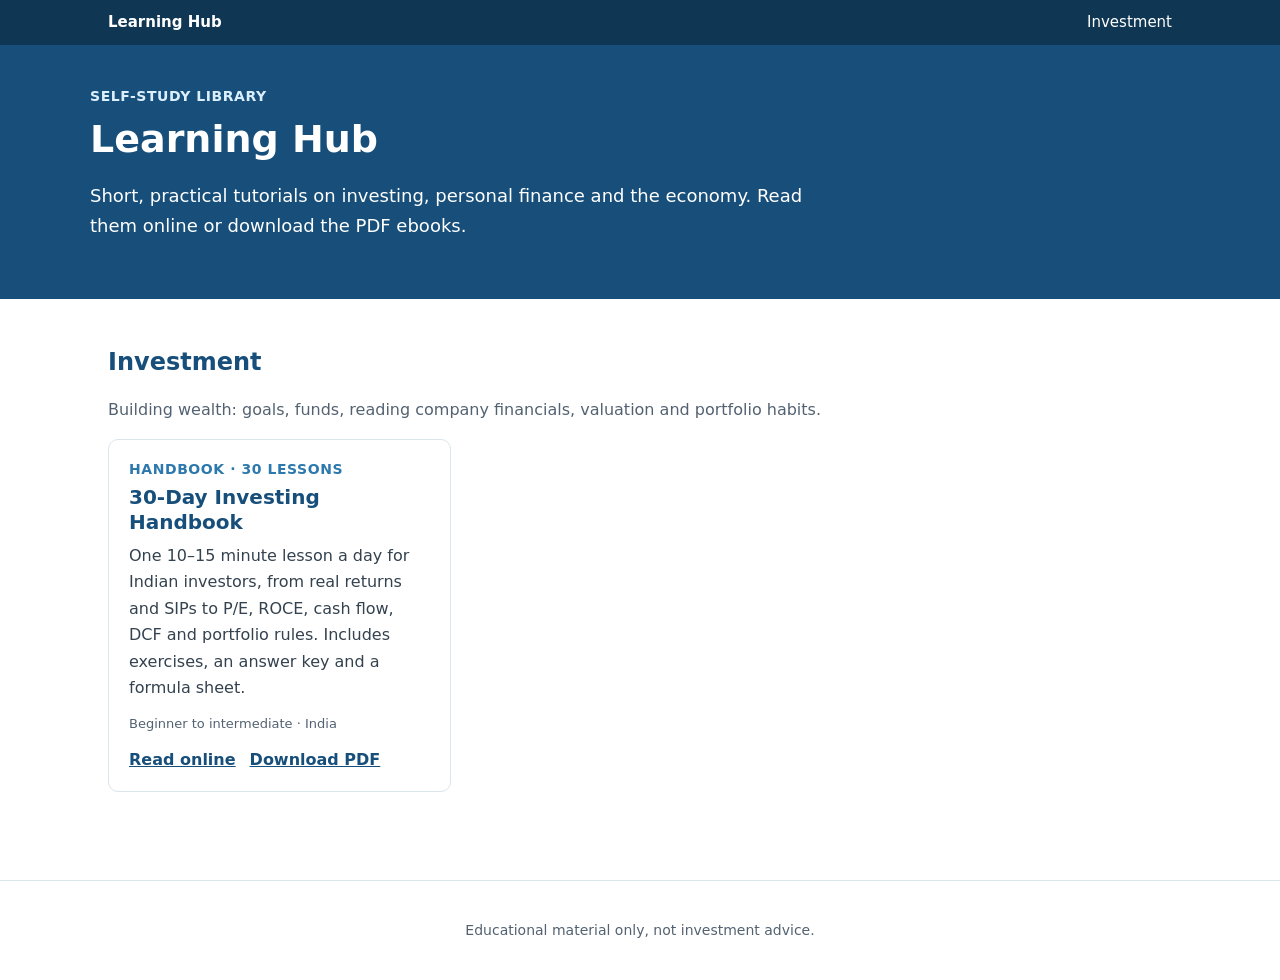
<file: index.html>
<!doctype html>
<html lang="en">
<head>
  <meta charset="utf-8">
  <meta name="viewport" content="width=device-width, initial-scale=1">
  <title>Learning Hub</title>
  <meta name="description" content="Self-study tutorials on investing, personal finance and the economy.">
  <link rel="stylesheet" href="assets/css/site.css">
</head>
<body class="home">

<div class="topbar">
  <div class="wrap">
    <a class="brand" href="index.html">Learning Hub</a>
    <nav>
      <a href="#investment">Investment</a>
    </nav>
  </div>
</div>

<header class="hero">
  <div class="wrap">
    <div class="eyebrow">Self-study library</div>
    <h1>Learning Hub</h1>
    <p>Short, practical tutorials on investing, personal finance and the economy. Read them online or download the PDF ebooks.</p>
  </div>
</header>

<main class="wrap">

  <section class="category" id="investment">
    <h2>Investment</h2>
    <p>Building wealth: goals, funds, reading company financials, valuation and portfolio habits.</p>
    <div class="grid">

      <article class="tile">
        <div class="eyebrow">Handbook · 30 lessons</div>
        <h3><a href="investing/30-day-investing-handbook.html">30-Day Investing Handbook</a></h3>
        <p>One 10–15 minute lesson a day for Indian investors, from real returns and SIPs to P/E, ROCE, cash flow, DCF and portfolio rules. Includes exercises, an answer key and a formula sheet.</p>
        <div class="tags">Beginner to intermediate · India</div>
        <div class="links">
          <a href="investing/30-day-investing-handbook.html">Read online</a>
          <a href="downloads/30-day-investing-handbook.pdf">Download PDF</a>
        </div>
      </article>

      <!--
        To add a tutorial: copy this block, put the page in investing/ and its PDF in downloads/.

      <article class="tile">
        <div class="eyebrow">Guide · N lessons</div>
        <h3><a href="investing/new-tutorial.html">Tutorial title</a></h3>
        <p>One or two sentences describing the tutorial.</p>
        <div class="tags">Level · Region</div>
        <div class="links">
          <a href="investing/new-tutorial.html">Read online</a>
          <a href="downloads/new-tutorial.pdf">Download PDF</a>
        </div>
      </article>
      -->

    </div>
  </section>

  <!--
    To add a new category (for example Economy): copy the whole <section class="category"> block above,
    change its id and heading, create a matching folder (economy/), and add a link to it in the top bar nav.
  -->

</main>

<footer>
  <p>Educational material only, not investment advice.</p>
</footer>

</body>
</html>
</file>
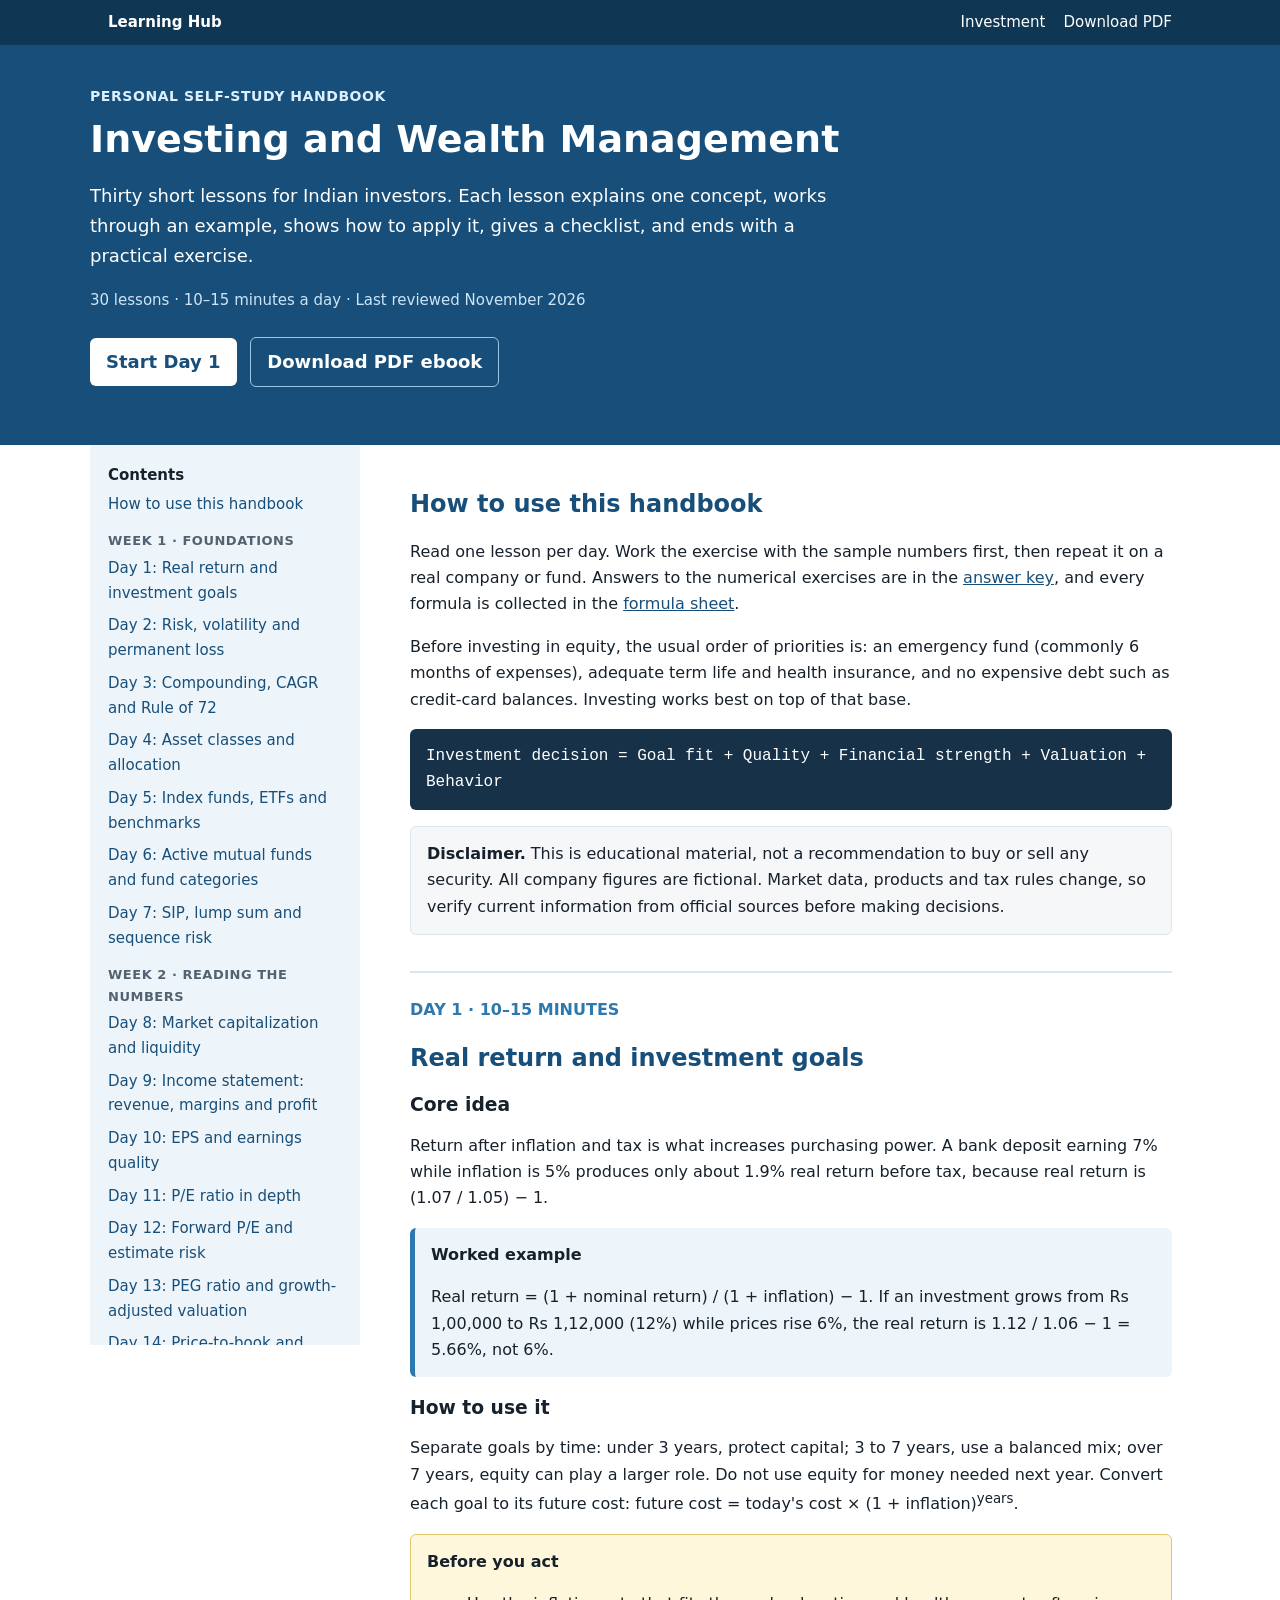
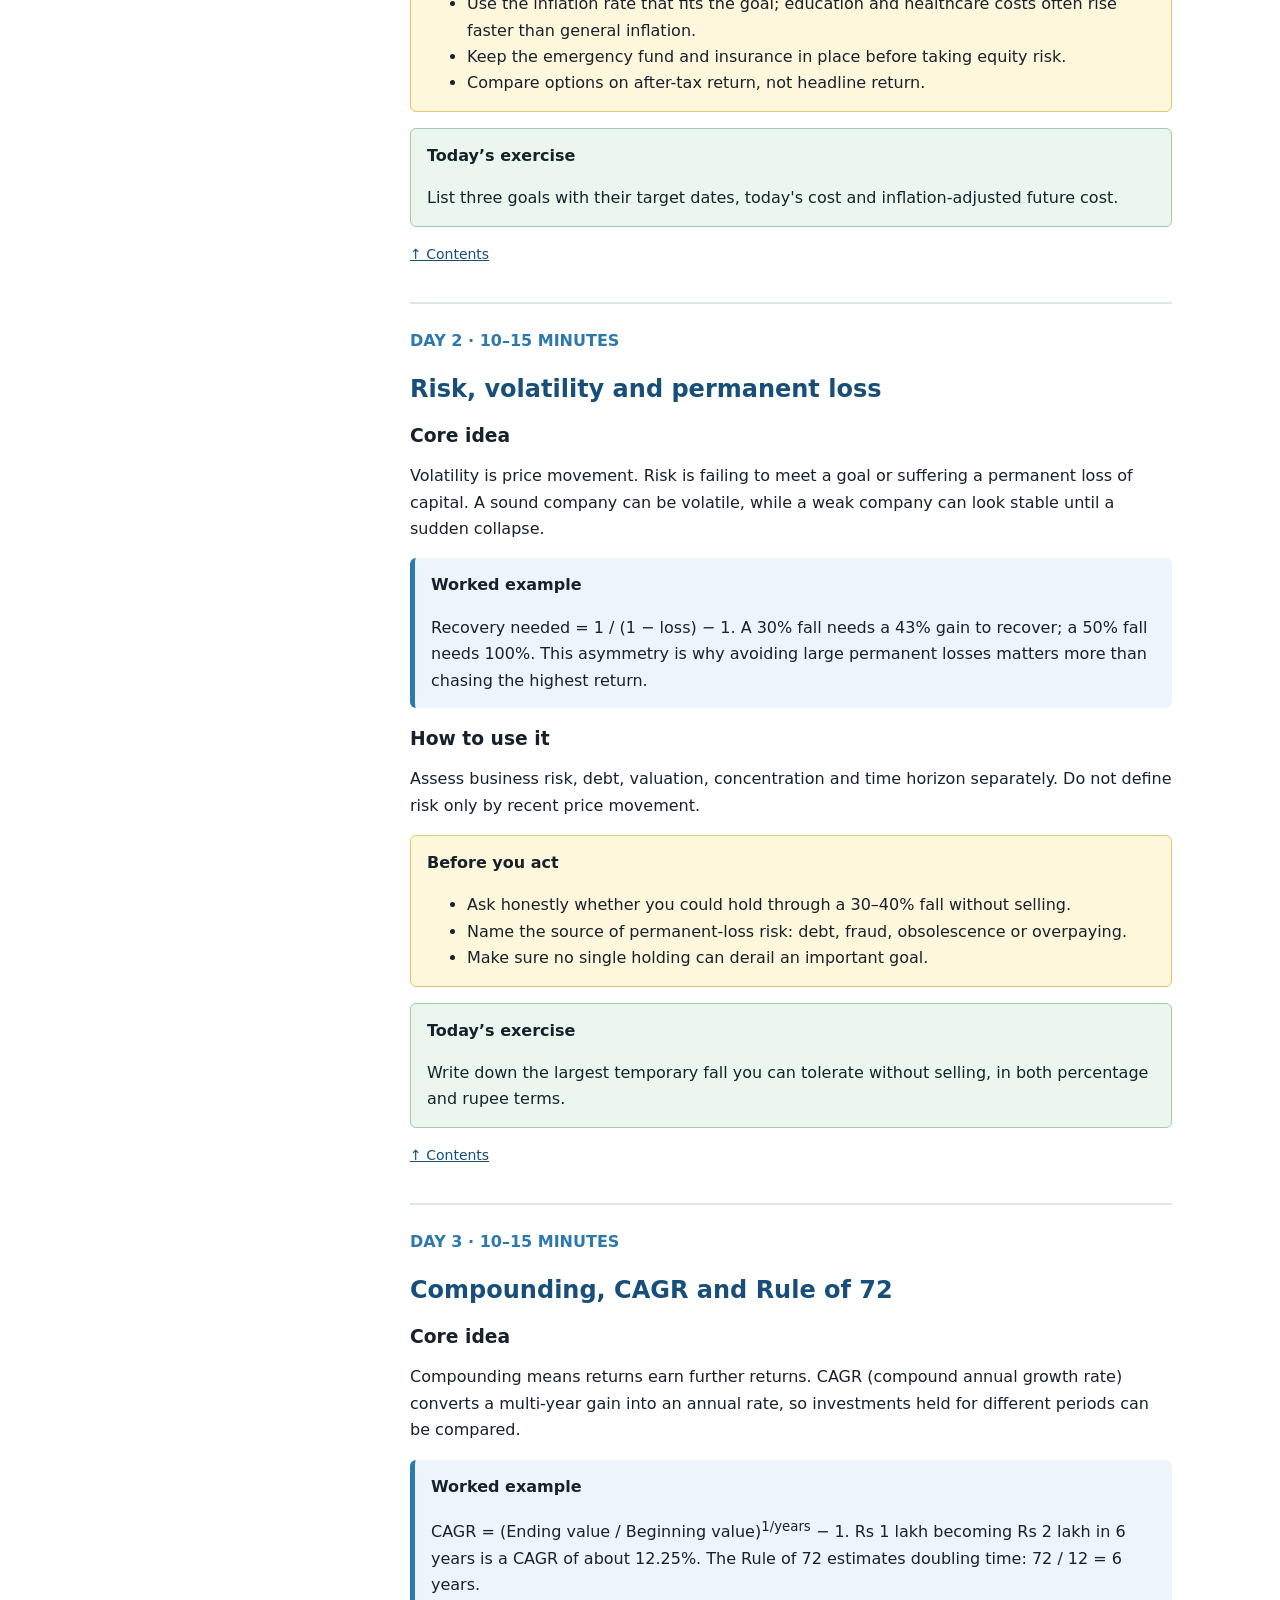
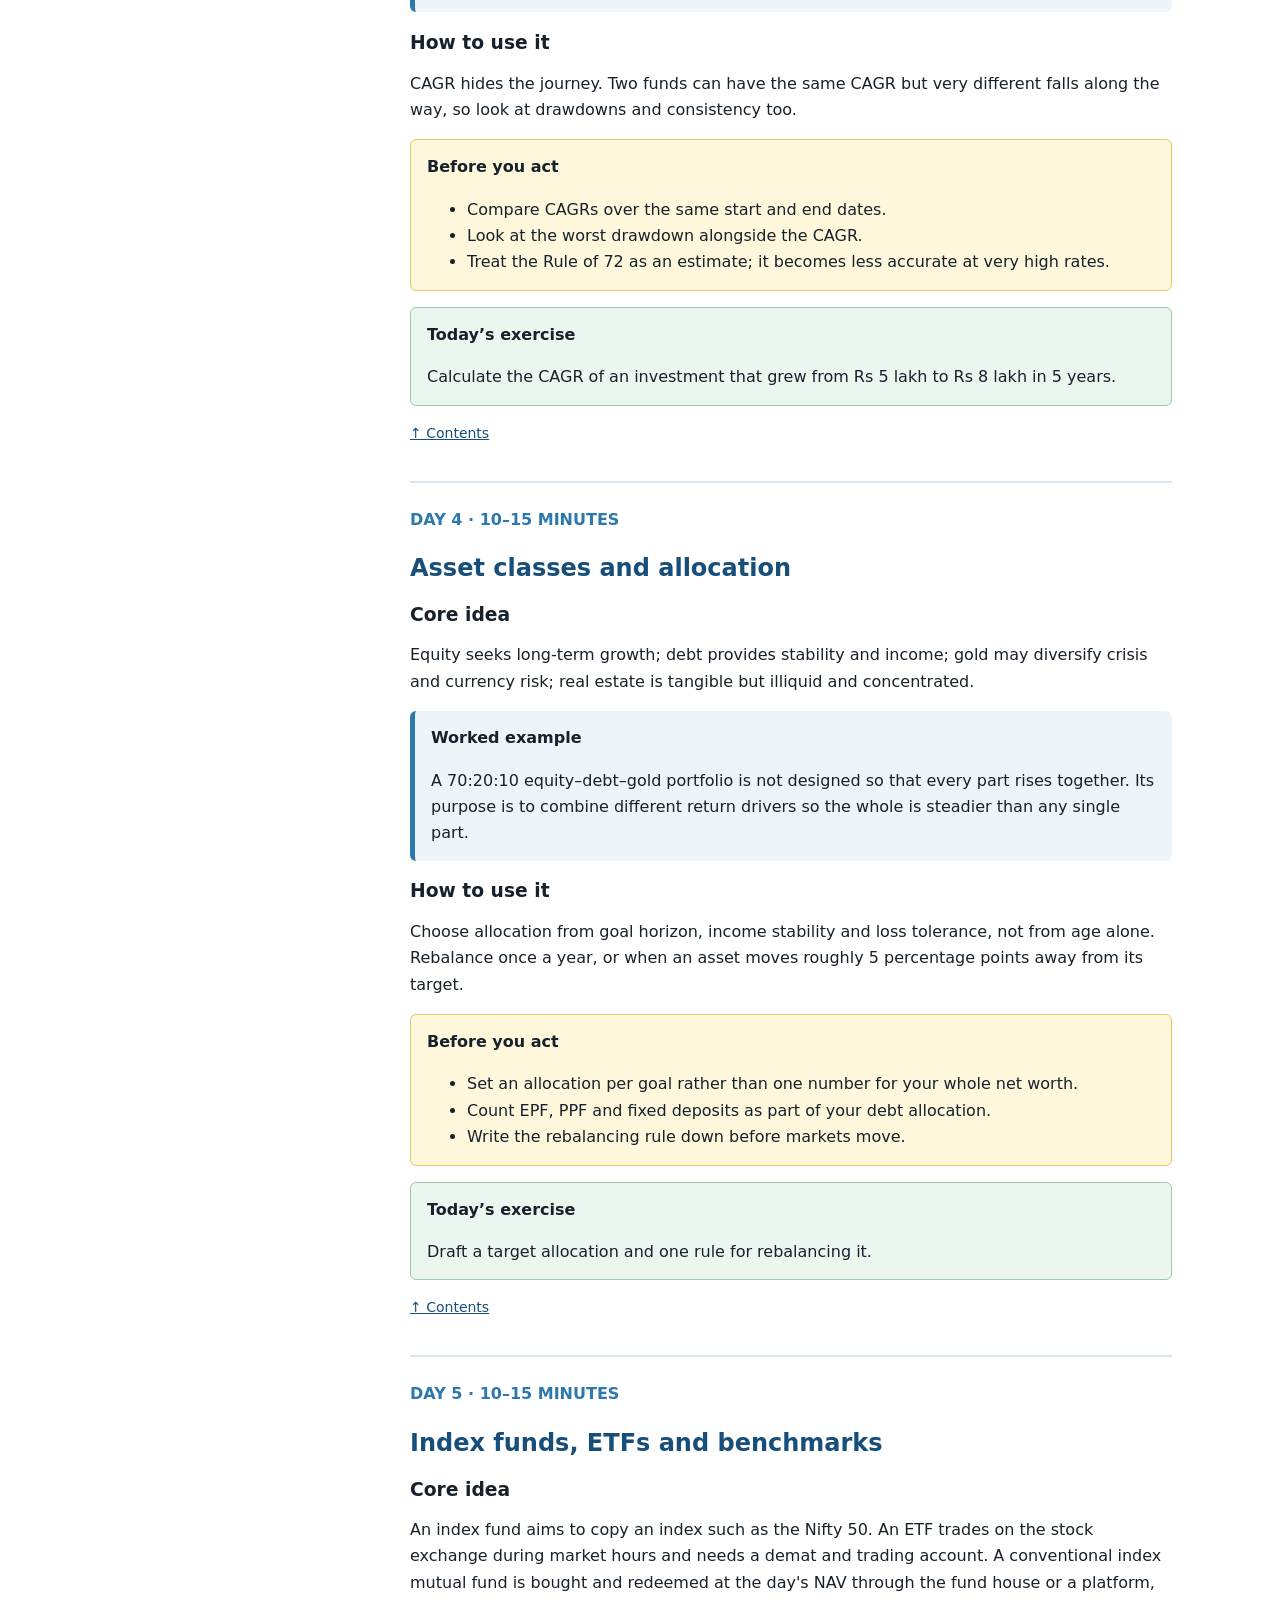
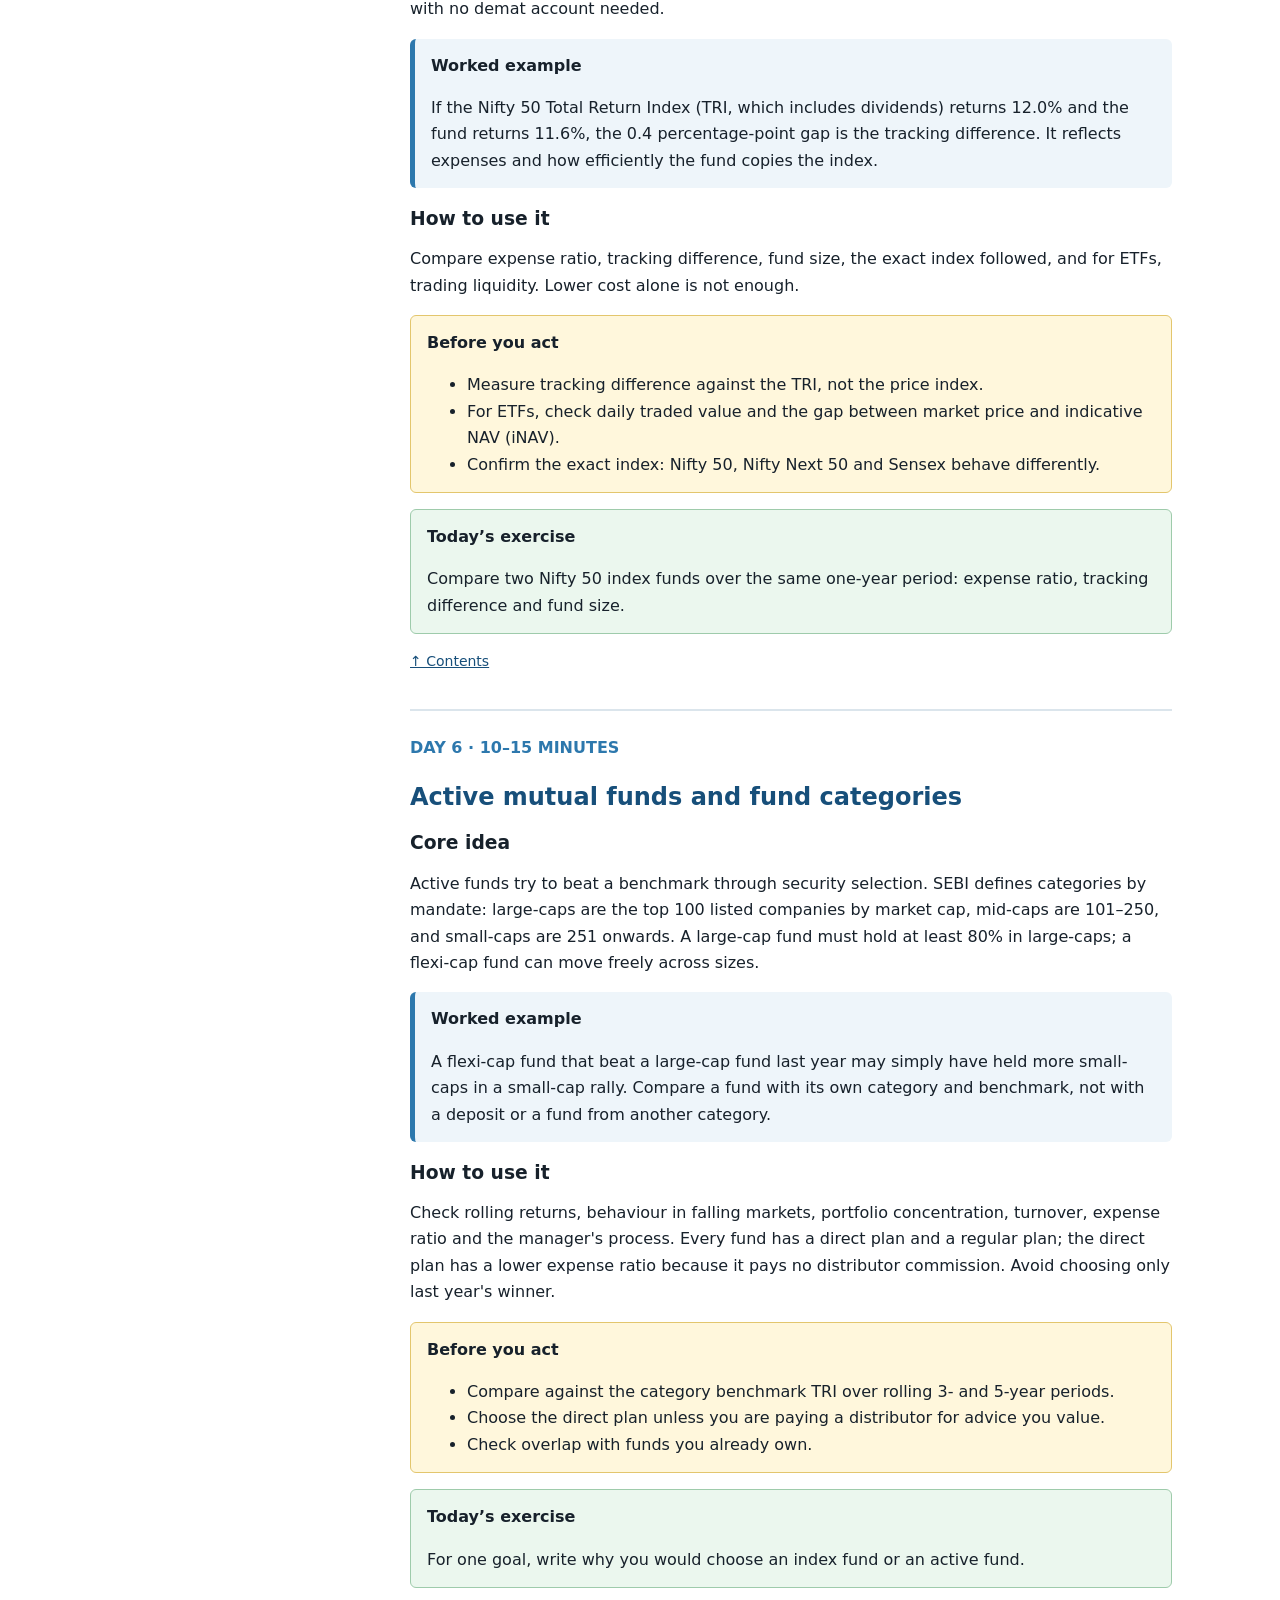
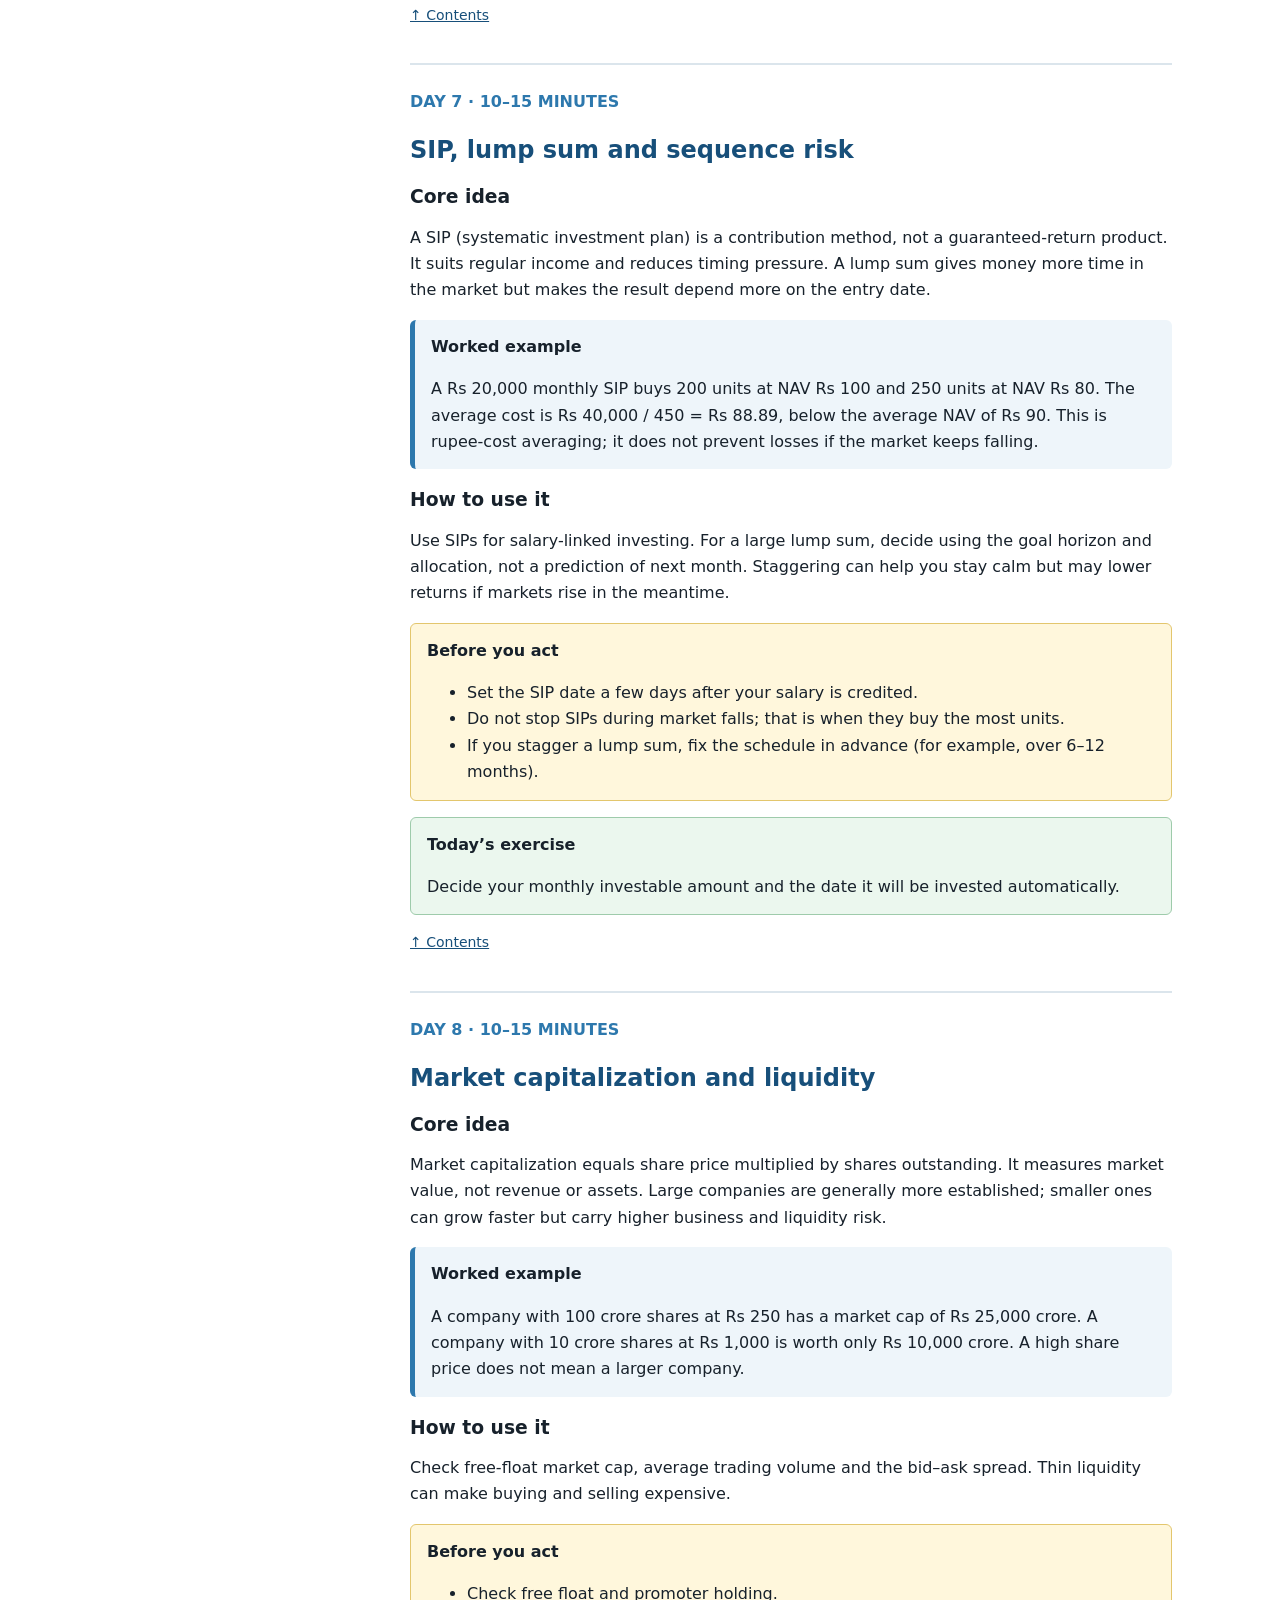
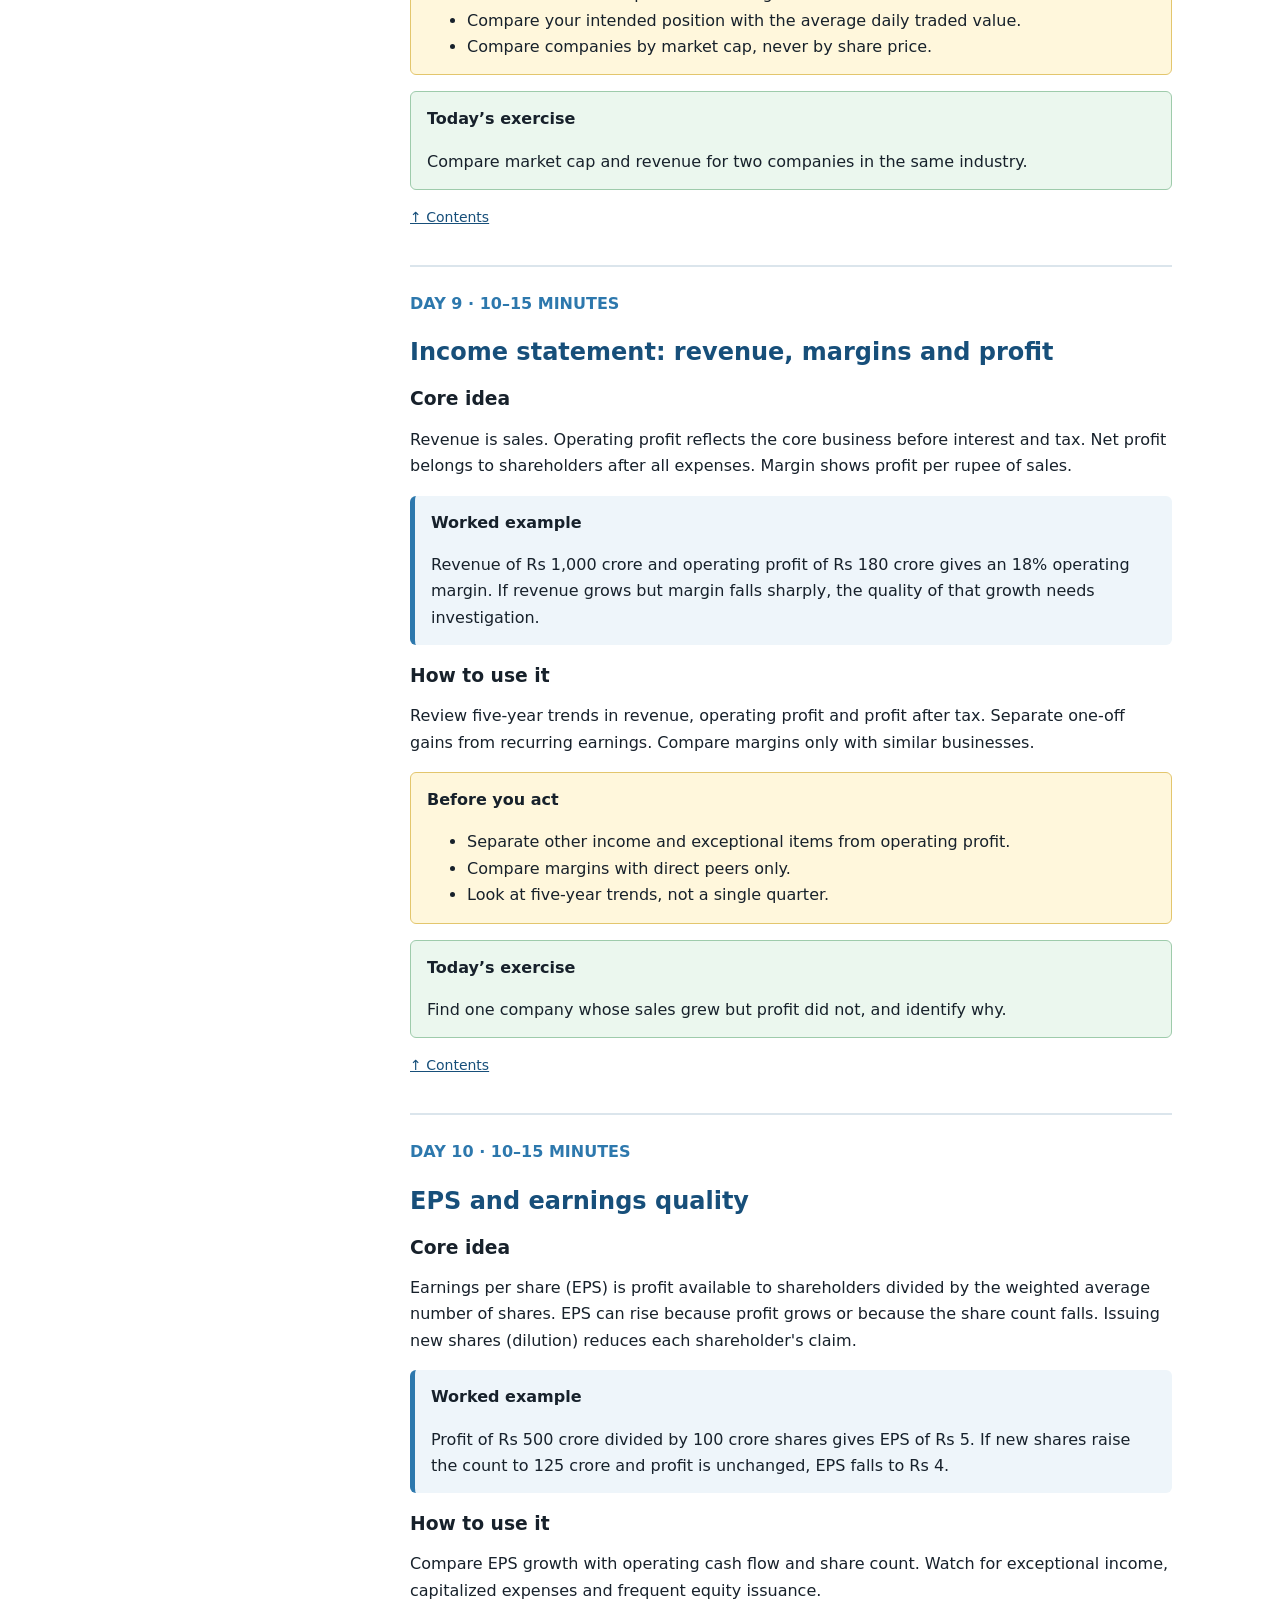
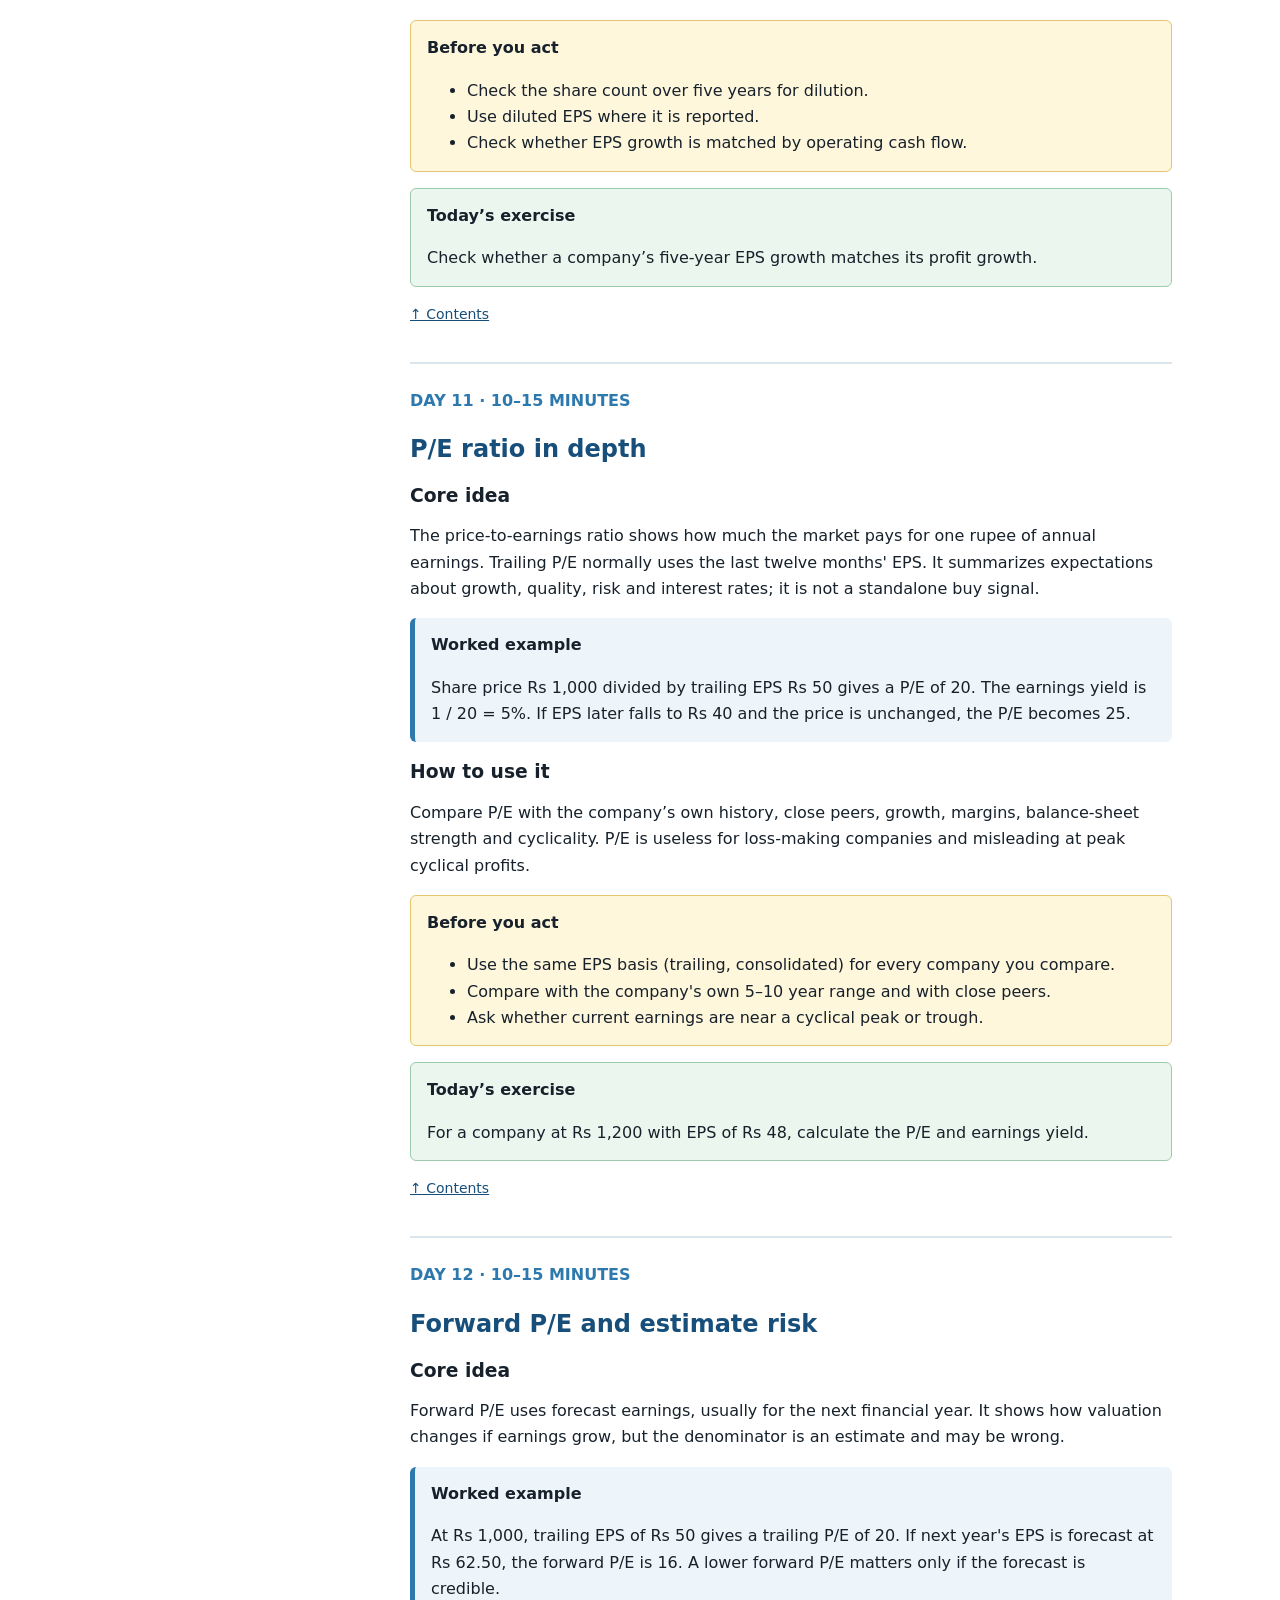
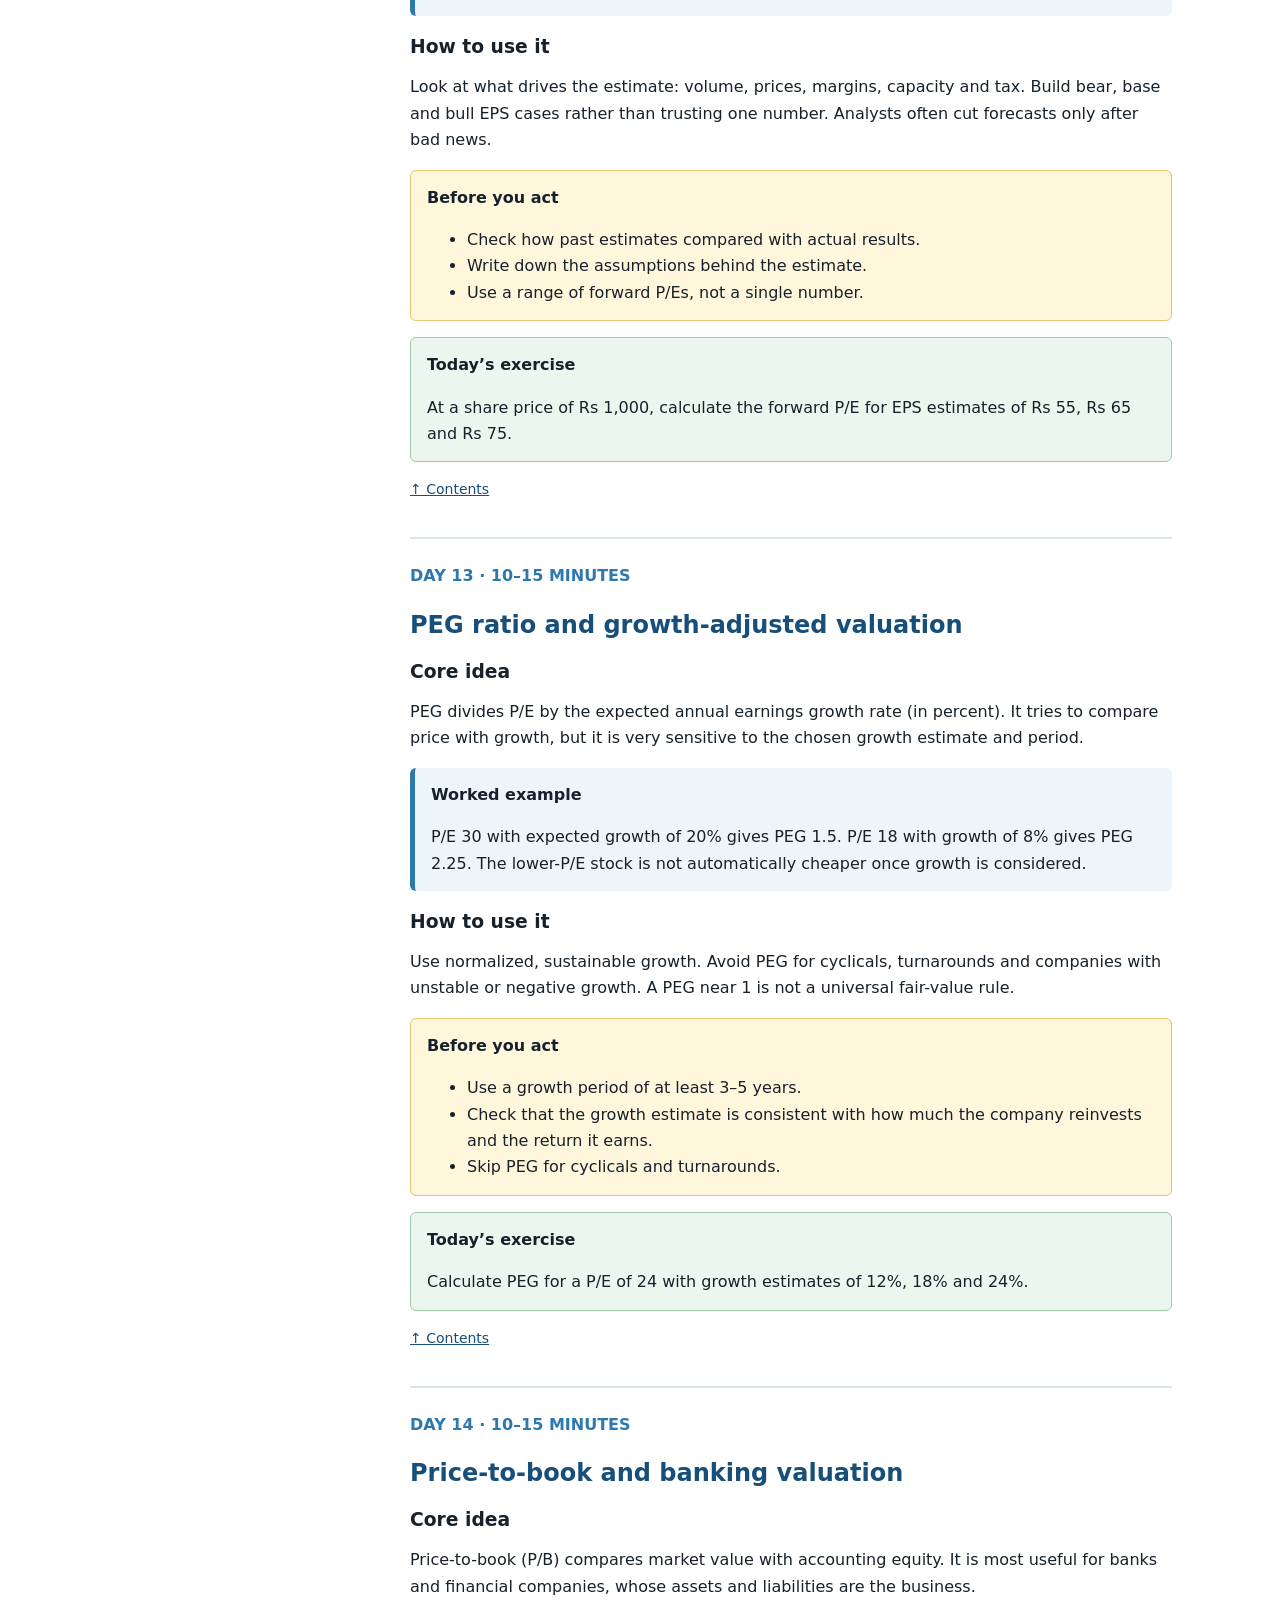
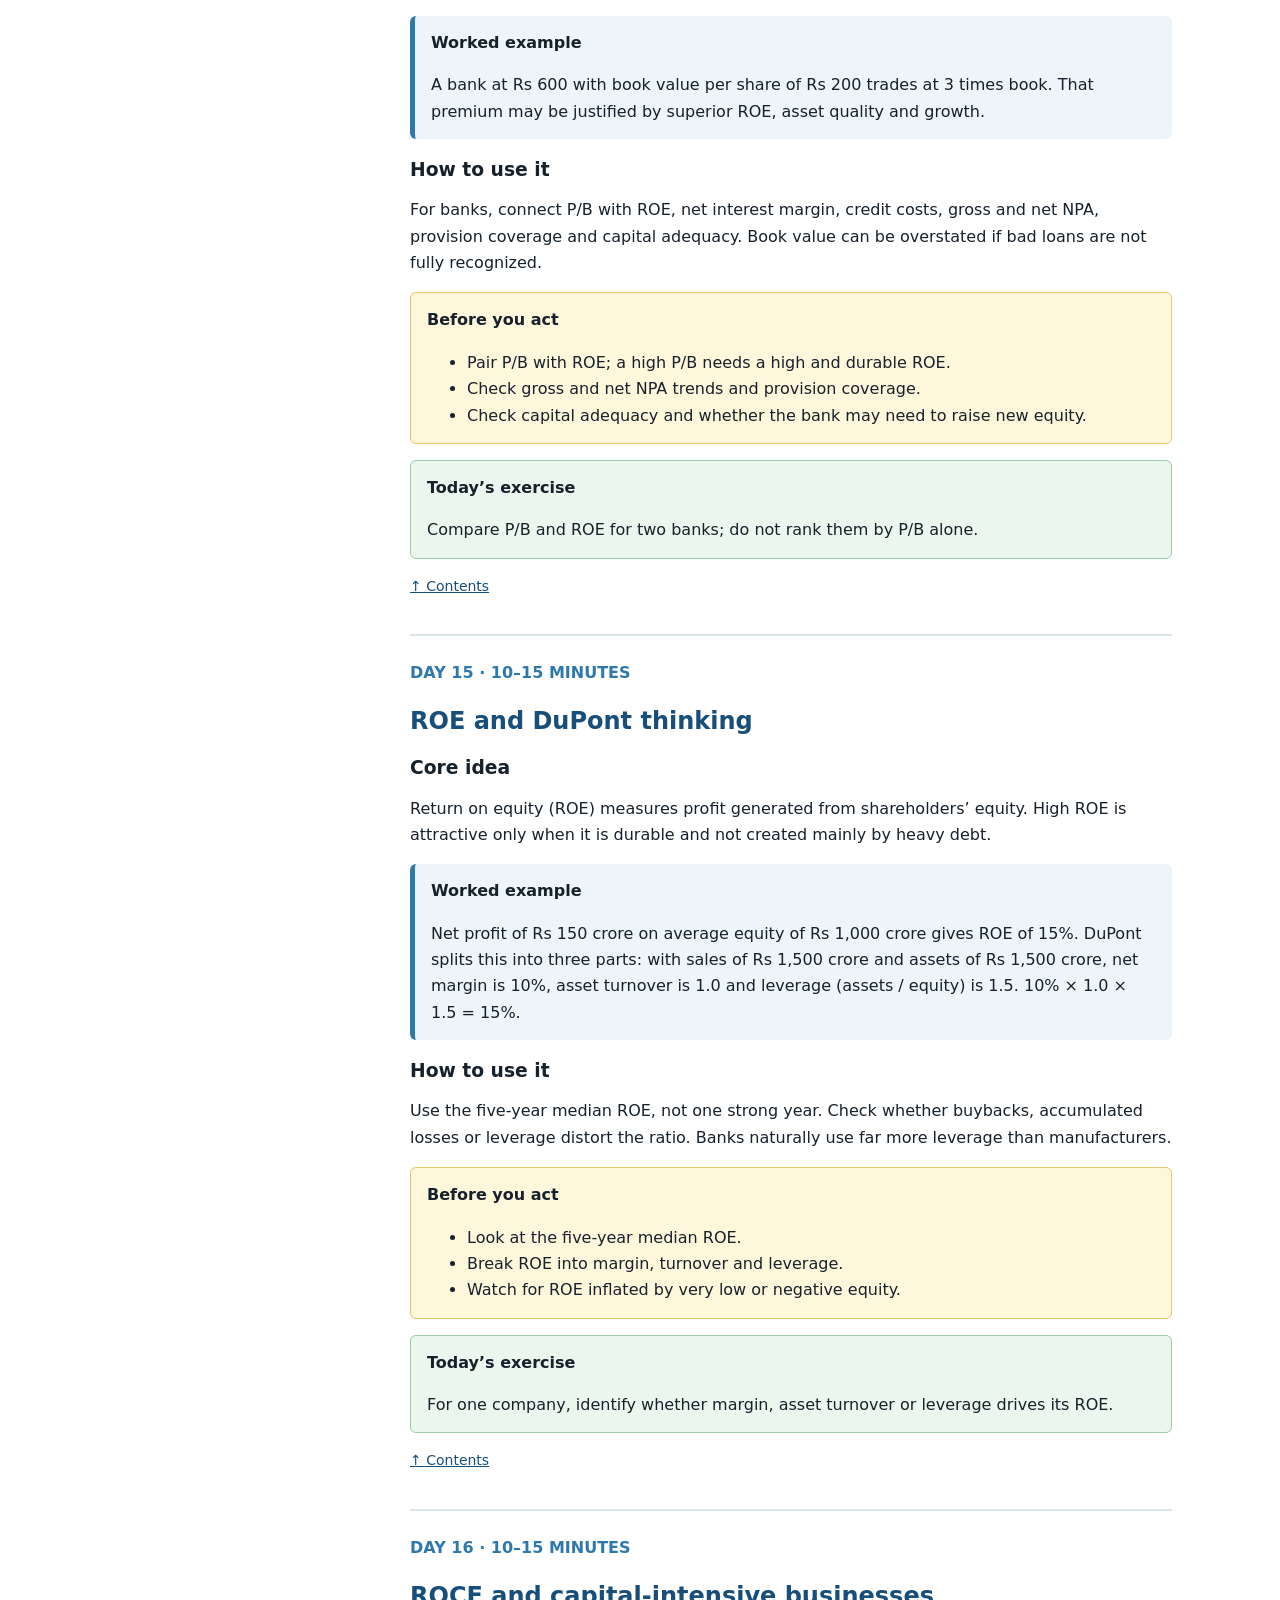
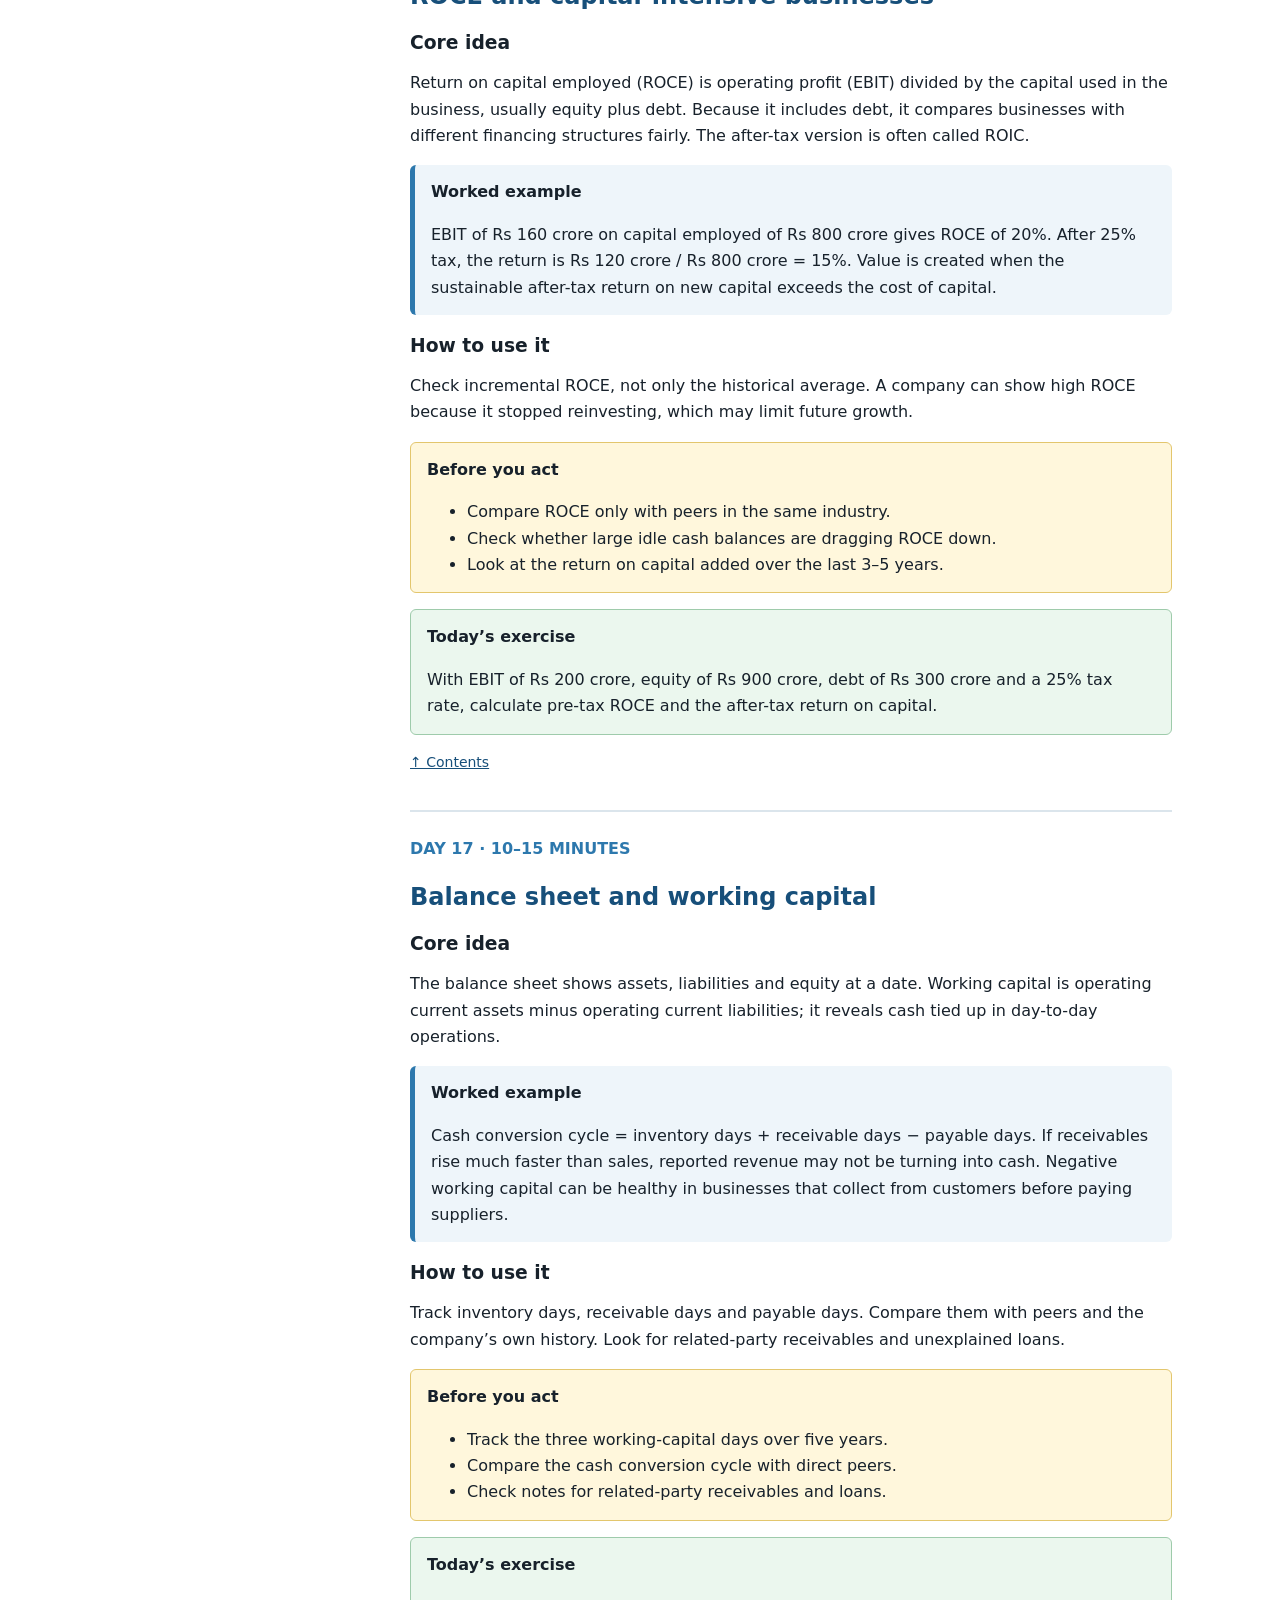
<file: investing/30-day-investing-handbook.html>
<!doctype html>
<html lang="en">
<head>
  <meta charset="utf-8">
  <meta name="viewport" content="width=device-width, initial-scale=1">
  <title>30-Day Investing Handbook | Learning Hub</title>
  <meta name="description" content="Thirty short lessons on investing and wealth management for Indian investors: goals, risk, funds, financial statements, valuation, portfolio construction and behaviour.">
  <link rel="stylesheet" href="../assets/css/site.css">
</head>
<body class="tutorial">

<div class="topbar">
  <div class="wrap">
    <a class="brand" href="../index.html">Learning Hub</a>
    <nav>
      <a href="../index.html#investment">Investment</a>
      <a href="../downloads/30-day-investing-handbook.pdf">Download PDF</a>
    </nav>
  </div>
</div>

<header class="hero">
  <div class="wrap">
    <div class="eyebrow">Personal self-study handbook</div>
    <h1>Investing and Wealth Management</h1>
    <p>Thirty short lessons for Indian investors. Each lesson explains one concept, works through an example, shows how to apply it, gives a checklist, and ends with a practical exercise.</p>
    <p class="meta">30 lessons · 10–15 minutes a day · Last reviewed November 2026</p>
    <p class="no-print">
      <a class="btn" href="#day-1">Start Day 1</a>
      <a class="btn ghost" href="../downloads/30-day-investing-handbook.pdf">Download PDF ebook</a>
    </p>
  </div>
</header>

<div class="layout">
<nav class="toc" id="contents" aria-label="Contents">
  <strong>Contents</strong>
  <a href="#how-to-use">How to use this handbook</a>
  <div class="toc-group">Week 1 · Foundations</div>
  <a href="#day-1">Day 1: Real return and investment goals</a>
  <a href="#day-2">Day 2: Risk, volatility and permanent loss</a>
  <a href="#day-3">Day 3: Compounding, CAGR and Rule of 72</a>
  <a href="#day-4">Day 4: Asset classes and allocation</a>
  <a href="#day-5">Day 5: Index funds, ETFs and benchmarks</a>
  <a href="#day-6">Day 6: Active mutual funds and fund categories</a>
  <a href="#day-7">Day 7: SIP, lump sum and sequence risk</a>
  <div class="toc-group">Week 2 · Reading the numbers</div>
  <a href="#day-8">Day 8: Market capitalization and liquidity</a>
  <a href="#day-9">Day 9: Income statement: revenue, margins and profit</a>
  <a href="#day-10">Day 10: EPS and earnings quality</a>
  <a href="#day-11">Day 11: P/E ratio in depth</a>
  <a href="#day-12">Day 12: Forward P/E and estimate risk</a>
  <a href="#day-13">Day 13: PEG ratio and growth-adjusted valuation</a>
  <a href="#day-14">Day 14: Price-to-book and banking valuation</a>
  <div class="toc-group">Week 3 · Business quality</div>
  <a href="#day-15">Day 15: ROE and DuPont thinking</a>
  <a href="#day-16">Day 16: ROCE and capital-intensive businesses</a>
  <a href="#day-17">Day 17: Balance sheet and working capital</a>
  <a href="#day-18">Day 18: Debt, interest coverage and solvency</a>
  <a href="#day-19">Day 19: Cash flow and free cash flow</a>
  <a href="#day-20">Day 20: Moats and industry structure</a>
  <a href="#day-21">Day 21: Management quality and capital allocation</a>
  <div class="toc-group">Week 4 · Valuation and portfolio</div>
  <a href="#day-22">Day 22: Annual reports and investor presentations</a>
  <a href="#day-23">Day 23: Valuation beyond P/E</a>
  <a href="#day-24">Day 24: Discounted cash flow without false precision</a>
  <a href="#day-25">Day 25: Cyclicals, value traps and normalized earnings</a>
  <a href="#day-26">Day 26: Portfolio construction and position sizing</a>
  <a href="#day-27">Day 27: Rebalancing, selling and review rules</a>
  <a href="#day-28">Day 28: Behavioral errors and decision hygiene</a>
  <div class="toc-group">Final days</div>
  <a href="#day-29">Day 29: Tax, costs and account records in India</a>
  <a href="#day-30">Day 30: A repeatable 10-minute investment review</a>
  <div class="toc-group">Appendix</div>
  <a href="#answers">Answer key</a>
  <a href="#formulas">Formula sheet</a>
</nav>

<main class="content">

<section class="intro" id="how-to-use">
  <h2>How to use this handbook</h2>
  <p>Read one lesson per day. Work the exercise with the sample numbers first, then repeat it on a real company or fund. Answers to the numerical exercises are in the <a href="#answers">answer key</a>, and every formula is collected in the <a href="#formulas">formula sheet</a>.</p>
  <p>Before investing in equity, the usual order of priorities is: an emergency fund (commonly 6 months of expenses), adequate term life and health insurance, and no expensive debt such as credit-card balances. Investing works best on top of that base.</p>
  <div class="formula">Investment decision = Goal fit + Quality + Financial strength + Valuation + Behavior</div>
  <div class="note"><strong>Disclaimer.</strong> This is educational material, not a recommendation to buy or sell any security. All company figures are fictional. Market data, products and tax rules change, so verify current information from official sources before making decisions.</div>
</section>

<section class="lesson" id="day-1">
  <div class="day">DAY 1 · 10–15 MINUTES</div>
  <h2>Real return and investment goals</h2>
  <h3>Core idea</h3>
  <p>Return after inflation and tax is what increases purchasing power. A bank deposit earning 7% while inflation is 5% produces only about 1.9% real return before tax, because real return is (1.07 / 1.05) − 1.</p>
  <div class="card"><strong>Worked example</strong>
    <p>Real return = (1 + nominal return) / (1 + inflation) − 1. If an investment grows from Rs 1,00,000 to Rs 1,12,000 (12%) while prices rise 6%, the real return is 1.12 / 1.06 − 1 = 5.66%, not 6%.</p></div>
  <h3>How to use it</h3>
  <p>Separate goals by time: under 3 years, protect capital; 3 to 7 years, use a balanced mix; over 7 years, equity can play a larger role. Do not use equity for money needed next year. Convert each goal to its future cost: future cost = today's cost × (1 + inflation)<sup>years</sup>.</p>
  <div class="check"><strong>Before you act</strong><ul>
    <li>Use the inflation rate that fits the goal; education and healthcare costs often rise faster than general inflation.</li>
    <li>Keep the emergency fund and insurance in place before taking equity risk.</li>
    <li>Compare options on after-tax return, not headline return.</li>
  </ul></div>
  <div class="exercise"><strong>Today’s exercise</strong>
    <p>List three goals with their target dates, today's cost and inflation-adjusted future cost.</p></div>
  <p class="back-top"><a href="#contents">↑ Contents</a></p>
</section>

<section class="lesson" id="day-2">
  <div class="day">DAY 2 · 10–15 MINUTES</div>
  <h2>Risk, volatility and permanent loss</h2>
  <h3>Core idea</h3>
  <p>Volatility is price movement. Risk is failing to meet a goal or suffering a permanent loss of capital. A sound company can be volatile, while a weak company can look stable until a sudden collapse.</p>
  <div class="card"><strong>Worked example</strong>
    <p>Recovery needed = 1 / (1 − loss) − 1. A 30% fall needs a 43% gain to recover; a 50% fall needs 100%. This asymmetry is why avoiding large permanent losses matters more than chasing the highest return.</p></div>
  <h3>How to use it</h3>
  <p>Assess business risk, debt, valuation, concentration and time horizon separately. Do not define risk only by recent price movement.</p>
  <div class="check"><strong>Before you act</strong><ul>
    <li>Ask honestly whether you could hold through a 30–40% fall without selling.</li>
    <li>Name the source of permanent-loss risk: debt, fraud, obsolescence or overpaying.</li>
    <li>Make sure no single holding can derail an important goal.</li>
  </ul></div>
  <div class="exercise"><strong>Today’s exercise</strong>
    <p>Write down the largest temporary fall you can tolerate without selling, in both percentage and rupee terms.</p></div>
  <p class="back-top"><a href="#contents">↑ Contents</a></p>
</section>

<section class="lesson" id="day-3">
  <div class="day">DAY 3 · 10–15 MINUTES</div>
  <h2>Compounding, CAGR and Rule of 72</h2>
  <h3>Core idea</h3>
  <p>Compounding means returns earn further returns. CAGR (compound annual growth rate) converts a multi-year gain into an annual rate, so investments held for different periods can be compared.</p>
  <div class="card"><strong>Worked example</strong>
    <p>CAGR = (Ending value / Beginning value)<sup>1/years</sup> − 1. Rs 1 lakh becoming Rs 2 lakh in 6 years is a CAGR of about 12.25%. The Rule of 72 estimates doubling time: 72 / 12 = 6 years.</p></div>
  <h3>How to use it</h3>
  <p>CAGR hides the journey. Two funds can have the same CAGR but very different falls along the way, so look at drawdowns and consistency too.</p>
  <div class="check"><strong>Before you act</strong><ul>
    <li>Compare CAGRs over the same start and end dates.</li>
    <li>Look at the worst drawdown alongside the CAGR.</li>
    <li>Treat the Rule of 72 as an estimate; it becomes less accurate at very high rates.</li>
  </ul></div>
  <div class="exercise"><strong>Today’s exercise</strong>
    <p>Calculate the CAGR of an investment that grew from Rs 5 lakh to Rs 8 lakh in 5 years.</p></div>
  <p class="back-top"><a href="#contents">↑ Contents</a></p>
</section>

<section class="lesson" id="day-4">
  <div class="day">DAY 4 · 10–15 MINUTES</div>
  <h2>Asset classes and allocation</h2>
  <h3>Core idea</h3>
  <p>Equity seeks long-term growth; debt provides stability and income; gold may diversify crisis and currency risk; real estate is tangible but illiquid and concentrated.</p>
  <div class="card"><strong>Worked example</strong>
    <p>A 70:20:10 equity–debt–gold portfolio is not designed so that every part rises together. Its purpose is to combine different return drivers so the whole is steadier than any single part.</p></div>
  <h3>How to use it</h3>
  <p>Choose allocation from goal horizon, income stability and loss tolerance, not from age alone. Rebalance once a year, or when an asset moves roughly 5 percentage points away from its target.</p>
  <div class="check"><strong>Before you act</strong><ul>
    <li>Set an allocation per goal rather than one number for your whole net worth.</li>
    <li>Count EPF, PPF and fixed deposits as part of your debt allocation.</li>
    <li>Write the rebalancing rule down before markets move.</li>
  </ul></div>
  <div class="exercise"><strong>Today’s exercise</strong>
    <p>Draft a target allocation and one rule for rebalancing it.</p></div>
  <p class="back-top"><a href="#contents">↑ Contents</a></p>
</section>

<section class="lesson" id="day-5">
  <div class="day">DAY 5 · 10–15 MINUTES</div>
  <h2>Index funds, ETFs and benchmarks</h2>
  <h3>Core idea</h3>
  <p>An index fund aims to copy an index such as the Nifty 50. An ETF trades on the stock exchange during market hours and needs a demat and trading account. A conventional index mutual fund is bought and redeemed at the day's NAV through the fund house or a platform, with no demat account needed.</p>
  <div class="card"><strong>Worked example</strong>
    <p>If the Nifty 50 Total Return Index (TRI, which includes dividends) returns 12.0% and the fund returns 11.6%, the 0.4 percentage-point gap is the tracking difference. It reflects expenses and how efficiently the fund copies the index.</p></div>
  <h3>How to use it</h3>
  <p>Compare expense ratio, tracking difference, fund size, the exact index followed, and for ETFs, trading liquidity. Lower cost alone is not enough.</p>
  <div class="check"><strong>Before you act</strong><ul>
    <li>Measure tracking difference against the TRI, not the price index.</li>
    <li>For ETFs, check daily traded value and the gap between market price and indicative NAV (iNAV).</li>
    <li>Confirm the exact index: Nifty 50, Nifty Next 50 and Sensex behave differently.</li>
  </ul></div>
  <div class="exercise"><strong>Today’s exercise</strong>
    <p>Compare two Nifty 50 index funds over the same one-year period: expense ratio, tracking difference and fund size.</p></div>
  <p class="back-top"><a href="#contents">↑ Contents</a></p>
</section>

<section class="lesson" id="day-6">
  <div class="day">DAY 6 · 10–15 MINUTES</div>
  <h2>Active mutual funds and fund categories</h2>
  <h3>Core idea</h3>
  <p>Active funds try to beat a benchmark through security selection. SEBI defines categories by mandate: large-caps are the top 100 listed companies by market cap, mid-caps are 101–250, and small-caps are 251 onwards. A large-cap fund must hold at least 80% in large-caps; a flexi-cap fund can move freely across sizes.</p>
  <div class="card"><strong>Worked example</strong>
    <p>A flexi-cap fund that beat a large-cap fund last year may simply have held more small-caps in a small-cap rally. Compare a fund with its own category and benchmark, not with a deposit or a fund from another category.</p></div>
  <h3>How to use it</h3>
  <p>Check rolling returns, behaviour in falling markets, portfolio concentration, turnover, expense ratio and the manager's process. Every fund has a direct plan and a regular plan; the direct plan has a lower expense ratio because it pays no distributor commission. Avoid choosing only last year's winner.</p>
  <div class="check"><strong>Before you act</strong><ul>
    <li>Compare against the category benchmark TRI over rolling 3- and 5-year periods.</li>
    <li>Choose the direct plan unless you are paying a distributor for advice you value.</li>
    <li>Check overlap with funds you already own.</li>
  </ul></div>
  <div class="exercise"><strong>Today’s exercise</strong>
    <p>For one goal, write why you would choose an index fund or an active fund.</p></div>
  <p class="back-top"><a href="#contents">↑ Contents</a></p>
</section>

<section class="lesson" id="day-7">
  <div class="day">DAY 7 · 10–15 MINUTES</div>
  <h2>SIP, lump sum and sequence risk</h2>
  <h3>Core idea</h3>
  <p>A SIP (systematic investment plan) is a contribution method, not a guaranteed-return product. It suits regular income and reduces timing pressure. A lump sum gives money more time in the market but makes the result depend more on the entry date.</p>
  <div class="card"><strong>Worked example</strong>
    <p>A Rs 20,000 monthly SIP buys 200 units at NAV Rs 100 and 250 units at NAV Rs 80. The average cost is Rs 40,000 / 450 = Rs 88.89, below the average NAV of Rs 90. This is rupee-cost averaging; it does not prevent losses if the market keeps falling.</p></div>
  <h3>How to use it</h3>
  <p>Use SIPs for salary-linked investing. For a large lump sum, decide using the goal horizon and allocation, not a prediction of next month. Staggering can help you stay calm but may lower returns if markets rise in the meantime.</p>
  <div class="check"><strong>Before you act</strong><ul>
    <li>Set the SIP date a few days after your salary is credited.</li>
    <li>Do not stop SIPs during market falls; that is when they buy the most units.</li>
    <li>If you stagger a lump sum, fix the schedule in advance (for example, over 6–12 months).</li>
  </ul></div>
  <div class="exercise"><strong>Today’s exercise</strong>
    <p>Decide your monthly investable amount and the date it will be invested automatically.</p></div>
  <p class="back-top"><a href="#contents">↑ Contents</a></p>
</section>

<section class="lesson" id="day-8">
  <div class="day">DAY 8 · 10–15 MINUTES</div>
  <h2>Market capitalization and liquidity</h2>
  <h3>Core idea</h3>
  <p>Market capitalization equals share price multiplied by shares outstanding. It measures market value, not revenue or assets. Large companies are generally more established; smaller ones can grow faster but carry higher business and liquidity risk.</p>
  <div class="card"><strong>Worked example</strong>
    <p>A company with 100 crore shares at Rs 250 has a market cap of Rs 25,000 crore. A company with 10 crore shares at Rs 1,000 is worth only Rs 10,000 crore. A high share price does not mean a larger company.</p></div>
  <h3>How to use it</h3>
  <p>Check free-float market cap, average trading volume and the bid–ask spread. Thin liquidity can make buying and selling expensive.</p>
  <div class="check"><strong>Before you act</strong><ul>
    <li>Check free float and promoter holding.</li>
    <li>Compare your intended position with the average daily traded value.</li>
    <li>Compare companies by market cap, never by share price.</li>
  </ul></div>
  <div class="exercise"><strong>Today’s exercise</strong>
    <p>Compare market cap and revenue for two companies in the same industry.</p></div>
  <p class="back-top"><a href="#contents">↑ Contents</a></p>
</section>

<section class="lesson" id="day-9">
  <div class="day">DAY 9 · 10–15 MINUTES</div>
  <h2>Income statement: revenue, margins and profit</h2>
  <h3>Core idea</h3>
  <p>Revenue is sales. Operating profit reflects the core business before interest and tax. Net profit belongs to shareholders after all expenses. Margin shows profit per rupee of sales.</p>
  <div class="card"><strong>Worked example</strong>
    <p>Revenue of Rs 1,000 crore and operating profit of Rs 180 crore gives an 18% operating margin. If revenue grows but margin falls sharply, the quality of that growth needs investigation.</p></div>
  <h3>How to use it</h3>
  <p>Review five-year trends in revenue, operating profit and profit after tax. Separate one-off gains from recurring earnings. Compare margins only with similar businesses.</p>
  <div class="check"><strong>Before you act</strong><ul>
    <li>Separate other income and exceptional items from operating profit.</li>
    <li>Compare margins with direct peers only.</li>
    <li>Look at five-year trends, not a single quarter.</li>
  </ul></div>
  <div class="exercise"><strong>Today’s exercise</strong>
    <p>Find one company whose sales grew but profit did not, and identify why.</p></div>
  <p class="back-top"><a href="#contents">↑ Contents</a></p>
</section>

<section class="lesson" id="day-10">
  <div class="day">DAY 10 · 10–15 MINUTES</div>
  <h2>EPS and earnings quality</h2>
  <h3>Core idea</h3>
  <p>Earnings per share (EPS) is profit available to shareholders divided by the weighted average number of shares. EPS can rise because profit grows or because the share count falls. Issuing new shares (dilution) reduces each shareholder's claim.</p>
  <div class="card"><strong>Worked example</strong>
    <p>Profit of Rs 500 crore divided by 100 crore shares gives EPS of Rs 5. If new shares raise the count to 125 crore and profit is unchanged, EPS falls to Rs 4.</p></div>
  <h3>How to use it</h3>
  <p>Compare EPS growth with operating cash flow and share count. Watch for exceptional income, capitalized expenses and frequent equity issuance.</p>
  <div class="check"><strong>Before you act</strong><ul>
    <li>Check the share count over five years for dilution.</li>
    <li>Use diluted EPS where it is reported.</li>
    <li>Check whether EPS growth is matched by operating cash flow.</li>
  </ul></div>
  <div class="exercise"><strong>Today’s exercise</strong>
    <p>Check whether a company’s five-year EPS growth matches its profit growth.</p></div>
  <p class="back-top"><a href="#contents">↑ Contents</a></p>
</section>

<section class="lesson" id="day-11">
  <div class="day">DAY 11 · 10–15 MINUTES</div>
  <h2>P/E ratio in depth</h2>
  <h3>Core idea</h3>
  <p>The price-to-earnings ratio shows how much the market pays for one rupee of annual earnings. Trailing P/E normally uses the last twelve months' EPS. It summarizes expectations about growth, quality, risk and interest rates; it is not a standalone buy signal.</p>
  <div class="card"><strong>Worked example</strong>
    <p>Share price Rs 1,000 divided by trailing EPS Rs 50 gives a P/E of 20. The earnings yield is 1 / 20 = 5%. If EPS later falls to Rs 40 and the price is unchanged, the P/E becomes 25.</p></div>
  <h3>How to use it</h3>
  <p>Compare P/E with the company’s own history, close peers, growth, margins, balance-sheet strength and cyclicality. P/E is useless for loss-making companies and misleading at peak cyclical profits.</p>
  <div class="check"><strong>Before you act</strong><ul>
    <li>Use the same EPS basis (trailing, consolidated) for every company you compare.</li>
    <li>Compare with the company's own 5–10 year range and with close peers.</li>
    <li>Ask whether current earnings are near a cyclical peak or trough.</li>
  </ul></div>
  <div class="exercise"><strong>Today’s exercise</strong>
    <p>For a company at Rs 1,200 with EPS of Rs 48, calculate the P/E and earnings yield.</p></div>
  <p class="back-top"><a href="#contents">↑ Contents</a></p>
</section>

<section class="lesson" id="day-12">
  <div class="day">DAY 12 · 10–15 MINUTES</div>
  <h2>Forward P/E and estimate risk</h2>
  <h3>Core idea</h3>
  <p>Forward P/E uses forecast earnings, usually for the next financial year. It shows how valuation changes if earnings grow, but the denominator is an estimate and may be wrong.</p>
  <div class="card"><strong>Worked example</strong>
    <p>At Rs 1,000, trailing EPS of Rs 50 gives a trailing P/E of 20. If next year's EPS is forecast at Rs 62.50, the forward P/E is 16. A lower forward P/E matters only if the forecast is credible.</p></div>
  <h3>How to use it</h3>
  <p>Look at what drives the estimate: volume, prices, margins, capacity and tax. Build bear, base and bull EPS cases rather than trusting one number. Analysts often cut forecasts only after bad news.</p>
  <div class="check"><strong>Before you act</strong><ul>
    <li>Check how past estimates compared with actual results.</li>
    <li>Write down the assumptions behind the estimate.</li>
    <li>Use a range of forward P/Es, not a single number.</li>
  </ul></div>
  <div class="exercise"><strong>Today’s exercise</strong>
    <p>At a share price of Rs 1,000, calculate the forward P/E for EPS estimates of Rs 55, Rs 65 and Rs 75.</p></div>
  <p class="back-top"><a href="#contents">↑ Contents</a></p>
</section>

<section class="lesson" id="day-13">
  <div class="day">DAY 13 · 10–15 MINUTES</div>
  <h2>PEG ratio and growth-adjusted valuation</h2>
  <h3>Core idea</h3>
  <p>PEG divides P/E by the expected annual earnings growth rate (in percent). It tries to compare price with growth, but it is very sensitive to the chosen growth estimate and period.</p>
  <div class="card"><strong>Worked example</strong>
    <p>P/E 30 with expected growth of 20% gives PEG 1.5. P/E 18 with growth of 8% gives PEG 2.25. The lower-P/E stock is not automatically cheaper once growth is considered.</p></div>
  <h3>How to use it</h3>
  <p>Use normalized, sustainable growth. Avoid PEG for cyclicals, turnarounds and companies with unstable or negative growth. A PEG near 1 is not a universal fair-value rule.</p>
  <div class="check"><strong>Before you act</strong><ul>
    <li>Use a growth period of at least 3–5 years.</li>
    <li>Check that the growth estimate is consistent with how much the company reinvests and the return it earns.</li>
    <li>Skip PEG for cyclicals and turnarounds.</li>
  </ul></div>
  <div class="exercise"><strong>Today’s exercise</strong>
    <p>Calculate PEG for a P/E of 24 with growth estimates of 12%, 18% and 24%.</p></div>
  <p class="back-top"><a href="#contents">↑ Contents</a></p>
</section>

<section class="lesson" id="day-14">
  <div class="day">DAY 14 · 10–15 MINUTES</div>
  <h2>Price-to-book and banking valuation</h2>
  <h3>Core idea</h3>
  <p>Price-to-book (P/B) compares market value with accounting equity. It is most useful for banks and financial companies, whose assets and liabilities are the business.</p>
  <div class="card"><strong>Worked example</strong>
    <p>A bank at Rs 600 with book value per share of Rs 200 trades at 3 times book. That premium may be justified by superior ROE, asset quality and growth.</p></div>
  <h3>How to use it</h3>
  <p>For banks, connect P/B with ROE, net interest margin, credit costs, gross and net NPA, provision coverage and capital adequacy. Book value can be overstated if bad loans are not fully recognized.</p>
  <div class="check"><strong>Before you act</strong><ul>
    <li>Pair P/B with ROE; a high P/B needs a high and durable ROE.</li>
    <li>Check gross and net NPA trends and provision coverage.</li>
    <li>Check capital adequacy and whether the bank may need to raise new equity.</li>
  </ul></div>
  <div class="exercise"><strong>Today’s exercise</strong>
    <p>Compare P/B and ROE for two banks; do not rank them by P/B alone.</p></div>
  <p class="back-top"><a href="#contents">↑ Contents</a></p>
</section>

<section class="lesson" id="day-15">
  <div class="day">DAY 15 · 10–15 MINUTES</div>
  <h2>ROE and DuPont thinking</h2>
  <h3>Core idea</h3>
  <p>Return on equity (ROE) measures profit generated from shareholders’ equity. High ROE is attractive only when it is durable and not created mainly by heavy debt.</p>
  <div class="card"><strong>Worked example</strong>
    <p>Net profit of Rs 150 crore on average equity of Rs 1,000 crore gives ROE of 15%. DuPont splits this into three parts: with sales of Rs 1,500 crore and assets of Rs 1,500 crore, net margin is 10%, asset turnover is 1.0 and leverage (assets / equity) is 1.5. 10% × 1.0 × 1.5 = 15%.</p></div>
  <h3>How to use it</h3>
  <p>Use the five-year median ROE, not one strong year. Check whether buybacks, accumulated losses or leverage distort the ratio. Banks naturally use far more leverage than manufacturers.</p>
  <div class="check"><strong>Before you act</strong><ul>
    <li>Look at the five-year median ROE.</li>
    <li>Break ROE into margin, turnover and leverage.</li>
    <li>Watch for ROE inflated by very low or negative equity.</li>
  </ul></div>
  <div class="exercise"><strong>Today’s exercise</strong>
    <p>For one company, identify whether margin, asset turnover or leverage drives its ROE.</p></div>
  <p class="back-top"><a href="#contents">↑ Contents</a></p>
</section>

<section class="lesson" id="day-16">
  <div class="day">DAY 16 · 10–15 MINUTES</div>
  <h2>ROCE and capital-intensive businesses</h2>
  <h3>Core idea</h3>
  <p>Return on capital employed (ROCE) is operating profit (EBIT) divided by the capital used in the business, usually equity plus debt. Because it includes debt, it compares businesses with different financing structures fairly. The after-tax version is often called ROIC.</p>
  <div class="card"><strong>Worked example</strong>
    <p>EBIT of Rs 160 crore on capital employed of Rs 800 crore gives ROCE of 20%. After 25% tax, the return is Rs 120 crore / Rs 800 crore = 15%. Value is created when the sustainable after-tax return on new capital exceeds the cost of capital.</p></div>
  <h3>How to use it</h3>
  <p>Check incremental ROCE, not only the historical average. A company can show high ROCE because it stopped reinvesting, which may limit future growth.</p>
  <div class="check"><strong>Before you act</strong><ul>
    <li>Compare ROCE only with peers in the same industry.</li>
    <li>Check whether large idle cash balances are dragging ROCE down.</li>
    <li>Look at the return on capital added over the last 3–5 years.</li>
  </ul></div>
  <div class="exercise"><strong>Today’s exercise</strong>
    <p>With EBIT of Rs 200 crore, equity of Rs 900 crore, debt of Rs 300 crore and a 25% tax rate, calculate pre-tax ROCE and the after-tax return on capital.</p></div>
  <p class="back-top"><a href="#contents">↑ Contents</a></p>
</section>

<section class="lesson" id="day-17">
  <div class="day">DAY 17 · 10–15 MINUTES</div>
  <h2>Balance sheet and working capital</h2>
  <h3>Core idea</h3>
  <p>The balance sheet shows assets, liabilities and equity at a date. Working capital is operating current assets minus operating current liabilities; it reveals cash tied up in day-to-day operations.</p>
  <div class="card"><strong>Worked example</strong>
    <p>Cash conversion cycle = inventory days + receivable days − payable days. If receivables rise much faster than sales, reported revenue may not be turning into cash. Negative working capital can be healthy in businesses that collect from customers before paying suppliers.</p></div>
  <h3>How to use it</h3>
  <p>Track inventory days, receivable days and payable days. Compare them with peers and the company’s own history. Look for related-party receivables and unexplained loans.</p>
  <div class="check"><strong>Before you act</strong><ul>
    <li>Track the three working-capital days over five years.</li>
    <li>Compare the cash conversion cycle with direct peers.</li>
    <li>Check notes for related-party receivables and loans.</li>
  </ul></div>
  <div class="exercise"><strong>Today’s exercise</strong>
    <p>Calculate the cash conversion cycle for inventory days of 60, receivable days of 45 and payable days of 50.</p></div>
  <p class="back-top"><a href="#contents">↑ Contents</a></p>
</section>

<section class="lesson" id="day-18">
  <div class="day">DAY 18 · 10–15 MINUTES</div>
  <h2>Debt, interest coverage and solvency</h2>
  <h3>Core idea</h3>
  <p>Debt can raise returns but magnifies losses and refinancing risk. Debt-to-equity alone is incomplete; cash flow and interest coverage matter.</p>
  <div class="card"><strong>Worked example</strong>
    <p>EBIT of Rs 300 crore and interest expense of Rs 60 crore gives interest coverage of 5 times. Net debt equals borrowings minus cash, although restricted cash may not be available to repay debt.</p></div>
  <h3>How to use it</h3>
  <p>Examine debt maturity, fixed versus floating rates, currency exposure, covenants and cash generation. For cyclical companies, test coverage using a weak year's EBIT.</p>
  <div class="check"><strong>Before you act</strong><ul>
    <li>Calculate interest coverage for a bad year, not just the latest one.</li>
    <li>Check how much debt matures in the next two years.</li>
    <li>Check whether promoters have pledged their shares.</li>
  </ul></div>
  <div class="exercise"><strong>Today’s exercise</strong>
    <p>Using the example above, recalculate interest coverage if EBIT falls 30% and interest expense rises 20%.</p></div>
  <p class="back-top"><a href="#contents">↑ Contents</a></p>
</section>

<section class="lesson" id="day-19">
  <div class="day">DAY 19 · 10–15 MINUTES</div>
  <h2>Cash flow and free cash flow</h2>
  <h3>Core idea</h3>
  <p>Operating cash flow adjusts profit for non-cash items and working-capital changes. Free cash flow is the cash left after the capital expenditure needed to run and grow the business.</p>
  <div class="card"><strong>Worked example</strong>
    <p>Operating cash flow of Rs 250 crore minus capital expenditure of Rs 140 crore gives free cash flow of Rs 110 crore. Negative free cash flow can be acceptable during productive expansion, but not indefinitely without returns.</p></div>
  <h3>How to use it</h3>
  <p>Compare cumulative profit with cumulative operating cash flow over five years. Investigate persistent gaps, capitalized costs and acquisitions.</p>
  <div class="check"><strong>Before you act</strong><ul>
    <li>Compare five-year cumulative profit with five-year cumulative operating cash flow.</li>
    <li>Separate maintenance capex from growth capex where it is disclosed.</li>
    <li>Watch for regular acquisitions that are left out of "free cash flow".</li>
  </ul></div>
  <div class="exercise"><strong>Today’s exercise</strong>
    <p>Find a company with positive profit but negative operating cash flow and identify the cause.</p></div>
  <p class="back-top"><a href="#contents">↑ Contents</a></p>
</section>

<section class="lesson" id="day-20">
  <div class="day">DAY 20 · 10–15 MINUTES</div>
  <h2>Moats and industry structure</h2>
  <h3>Core idea</h3>
  <p>A moat is a durable advantage that protects returns from competition. Common sources are switching costs, network effects, cost advantage, brand, distribution and regulation.</p>
  <div class="card"><strong>Worked example</strong>
    <p>A well-known brand is not a moat if customers switch easily and competitors match prices. Evidence of a moat includes stable market share, pricing power, high customer retention and sustained high return on capital.</p></div>
  <h3>How to use it</h3>
  <p>Ask Porter's five-forces questions: supplier power, buyer power, substitutes, new entrants and rivalry. State what could erode the advantage.</p>
  <div class="check"><strong>Before you act</strong><ul>
    <li>State the moat in one sentence.</li>
    <li>Find evidence in returns, market share and pricing power.</li>
    <li>Name the most likely threat to the moat.</li>
  </ul></div>
  <div class="exercise"><strong>Today’s exercise</strong>
    <p>Write a one-sentence moat hypothesis for a company and three pieces of evidence for it.</p></div>
  <p class="back-top"><a href="#contents">↑ Contents</a></p>
</section>

<section class="lesson" id="day-21">
  <div class="day">DAY 21 · 10–15 MINUTES</div>
  <h2>Management quality and capital allocation</h2>
  <h3>Core idea</h3>
  <p>Management decides where cash goes: reinvestment, acquisitions, debt reduction, dividends or buybacks. Good communication cannot make up for poor capital allocation.</p>
  <div class="card"><strong>Worked example</strong>
    <p>A company earning 20% on new capital should usually reinvest if the opportunity is durable. An acquisition that adds revenue but lowers ROCE may reduce shareholder value.</p></div>
  <h3>How to use it</h3>
  <p>Read the chairman's letter, related-party transactions, auditor remarks, promoter pledging, remuneration and dilution history. Compare promises with outcomes over several years.</p>
  <div class="check"><strong>Before you act</strong><ul>
    <li>Check promoter pledging and related-party transactions.</li>
    <li>Compare past guidance with actual results.</li>
    <li>Compare management pay with profit growth.</li>
  </ul></div>
  <div class="exercise"><strong>Today’s exercise</strong>
    <p>Find one past management target and check whether it was achieved.</p></div>
  <p class="back-top"><a href="#contents">↑ Contents</a></p>
</section>

<section class="lesson" id="day-22">
  <div class="day">DAY 22 · 10–15 MINUTES</div>
  <h2>Annual reports and investor presentations</h2>
  <h3>Core idea</h3>
  <p>The annual report combines audited financial statements, notes, management discussion, governance and risks. Investor presentations are easier to read but are marketing documents.</p>
  <div class="card"><strong>Worked example</strong>
    <p>A good reading order: business description, five-year numbers, cash-flow statement, debt notes, segment data, related parties, auditor's report and contingent liabilities.</p></div>
  <h3>How to use it</h3>
  <p>Look for changes in accounting policy, exceptional items, capital commitments, guarantees and pending litigation. Reconcile presentation claims with the audited numbers.</p>
  <div class="check"><strong>Before you act</strong><ul>
    <li>Read the auditor's report and key audit matters first.</li>
    <li>Reconcile presentation figures with the audited statements.</li>
    <li>Read the contingent liabilities and related-party notes.</li>
  </ul></div>
  <div class="exercise"><strong>Today’s exercise</strong>
    <p>Spend 15 minutes on the latest annual report of one company and record five risks.</p></div>
  <p class="back-top"><a href="#contents">↑ Contents</a></p>
</section>

<section class="lesson" id="day-23">
  <div class="day">DAY 23 · 10–15 MINUTES</div>
  <h2>Valuation beyond P/E</h2>
  <h3>Core idea</h3>
  <p>Different businesses need different tools: EV/EBITDA for comparing operating businesses, P/B for many financial firms, price-to-sales for early-stage businesses, and discounted cash flow for making assumptions explicit.</p>
  <div class="card"><strong>Worked example</strong>
    <p>Enterprise value (EV) = market cap + debt − cash. A company with market cap of Rs 10,000 crore, debt of Rs 2,000 crore and cash of Rs 1,000 crore has EV of Rs 11,000 crore. With EBITDA of Rs 1,100 crore, EV/EBITDA is 10.</p></div>
  <h3>How to use it</h3>
  <p>No multiple is universal. Lease liabilities, minority interests, cyclicality and accounting choices affect comparability. Use at least two valuation lenses.</p>
  <div class="check"><strong>Before you act</strong><ul>
    <li>Use at least two valuation methods.</li>
    <li>Pick multiples that suit the business type.</li>
    <li>Adjust EV for leases, minority interests and investments where they are material.</li>
  </ul></div>
  <div class="exercise"><strong>Today’s exercise</strong>
    <p>A company has market cap of Rs 6,000 crore, debt of Rs 1,500 crore, cash of Rs 500 crore and EBITDA of Rs 875 crore. Calculate EV and EV/EBITDA.</p></div>
  <p class="back-top"><a href="#contents">↑ Contents</a></p>
</section>

<section class="lesson" id="day-24">
  <div class="day">DAY 24 · 10–15 MINUTES</div>
  <h2>Discounted cash flow without false precision</h2>
  <h3>Core idea</h3>
  <p>DCF values a business as the present value of its future cash flows. Its strength is forcing explicit assumptions; its weakness is sensitivity to growth and discount rates.</p>
  <div class="card"><strong>Worked example</strong>
    <p>Present value = cash flow / (1 + discount rate)<sup>years</sup>. If next year’s free cash flow is Rs 100 and the discount rate is 10%, its present value is Rs 90.91. Terminal value often makes up most of the total, so small changes in assumptions matter a lot.</p></div>
  <h3>How to use it</h3>
  <p>Use conservative scenarios, a limited high-growth period and a terminal growth rate below long-run nominal economic growth. Present a value range, not a precise target.</p>
  <div class="check"><strong>Before you act</strong><ul>
    <li>Keep terminal growth below long-run nominal GDP growth.</li>
    <li>Check what share of the value comes from the terminal value.</li>
    <li>Report a range, not a single point estimate.</li>
  </ul></div>
  <div class="exercise"><strong>Today’s exercise</strong>
    <p>Build bear, base and bull values for one company by changing its margin and growth assumptions.</p></div>
  <p class="back-top"><a href="#contents">↑ Contents</a></p>
</section>

<section class="lesson" id="day-25">
  <div class="day">DAY 25 · 10–15 MINUTES</div>
  <h2>Cyclicals, value traps and normalized earnings</h2>
  <h3>Core idea</h3>
  <p>Commodity, metal, shipping and other cyclical companies often look cheapest at peak earnings and most expensive at trough earnings. A low P/E can therefore be a warning rather than a bargain.</p>
  <div class="card"><strong>Worked example</strong>
    <p>A steel company trades at P/E 15. Steel prices surge and profit doubles, while the share price rises only 5%. The trailing P/E falls to 15 × 1.05 / 2 ≈ 7.9, so the stock looks cheap. When profit returns to normal, the P/E jumps back to about 16 at the same price.</p></div>
  <h3>How to use it</h3>
  <p>Use mid-cycle margins, capacity utilization, industry supply, cost position and balance-sheet resilience. Distinguish a temporary difficulty from a structural decline.</p>
  <div class="check"><strong>Before you act</strong><ul>
    <li>Compare current margins with the 5–10 year average.</li>
    <li>Check new capacity being added across the industry.</li>
    <li>Check whether the balance sheet can survive a downturn.</li>
  </ul></div>
  <div class="exercise"><strong>Today’s exercise</strong>
    <p>For one cyclical company, normalize earnings using its five-year average margin and compare the resulting P/E with the reported one.</p></div>
  <p class="back-top"><a href="#contents">↑ Contents</a></p>
</section>

<section class="lesson" id="day-26">
  <div class="day">DAY 26 · 10–15 MINUTES</div>
  <h2>Portfolio construction and position sizing</h2>
  <h3>Core idea</h3>
  <p>A portfolio should combine ideas without letting one mistake derail a goal. Diversification reduces company-specific risk but cannot remove market risk.</p>
  <div class="card"><strong>Worked example</strong>
    <p>Ten equal positions start at 10% each. If one falls 60%, the portfolio loses 6% from that holding. If that same stock were a 40% position, the loss would be 24%.</p></div>
  <h3>How to use it</h3>
  <p>Set position limits by confidence, downside and correlation. Avoid hidden concentration, such as owning several banks or IT services companies that respond to the same drivers.</p>
  <div class="check"><strong>Before you act</strong><ul>
    <li>Set a maximum position size before buying.</li>
    <li>Check sector and theme concentration across all holdings, including funds.</li>
    <li>Fund core goals mainly through diversified funds.</li>
  </ul></div>
  <div class="exercise"><strong>Today’s exercise</strong>
    <p>Map every holding by sector, business model and main risk.</p></div>
  <p class="back-top"><a href="#contents">↑ Contents</a></p>
</section>

<section class="lesson" id="day-27">
  <div class="day">DAY 27 · 10–15 MINUTES</div>
  <h2>Rebalancing, selling and review rules</h2>
  <h3>Core idea</h3>
  <p>Rebalancing restores your target risk by trimming outperformers or adding to underweight assets. A sell decision should reflect the thesis, valuation, opportunity cost and what the portfolio needs.</p>
  <div class="card"><strong>Worked example</strong>
    <p>A Rs 10 lakh portfolio with a 70:30 target drifts to 78:22, so equity is Rs 7.8 lakh against a target of Rs 7 lakh. Either direct new money to debt or move about Rs 80,000 from equity to debt. Consider tax and transaction costs first.</p></div>
  <h3>How to use it</h3>
  <p>Write sell triggers before buying: thesis broken, governance concern, debt risk, valuation far beyond your assumptions, or a clearly better opportunity. Do not sell only because the price rose.</p>
  <div class="check"><strong>Before you act</strong><ul>
    <li>Write sell triggers at the time of purchase.</li>
    <li>Check tax and exit load before selling.</li>
    <li>Rebalance with new money first where possible.</li>
  </ul></div>
  <div class="exercise"><strong>Today’s exercise</strong>
    <p>Create a quarterly review checklist with no more than ten items.</p></div>
  <p class="back-top"><a href="#contents">↑ Contents</a></p>
</section>

<section class="lesson" id="day-28">
  <div class="day">DAY 28 · 10–15 MINUTES</div>
  <h2>Behavioral errors and decision hygiene</h2>
  <h3>Core idea</h3>
  <p>FOMO, anchoring, confirmation bias, loss aversion and recency bias repeatedly damage returns. A written process reduces these errors but does not eliminate them.</p>
  <div class="card"><strong>Worked example</strong>
    <p>An investor anchored to a Rs 1,000 purchase price may refuse to sell at Rs 700 even after estimating the business is now worth only Rs 500. The purchase price is irrelevant to future value.</p></div>
  <h3>How to use it</h3>
  <p>Use an investment journal, a pre-mortem, a checklist and a cooling-off period. Read the strongest bear case. Judge your process separately from short-term outcomes.</p>
  <div class="check"><strong>Before you act</strong><ul>
    <li>Write the reason for every buy and sell in a journal.</li>
    <li>Wait 24–48 hours before any large or urgent-feeling decision.</li>
    <li>Read the strongest argument against your view.</li>
  </ul></div>
  <div class="exercise"><strong>Today’s exercise</strong>
    <p>Write down why your favorite investment could be wrong.</p></div>
  <p class="back-top"><a href="#contents">↑ Contents</a></p>
</section>

<section class="lesson" id="day-29">
  <div class="day">DAY 29 · 10–15 MINUTES</div>
  <h2>Tax, costs and account records in India</h2>
  <h3>Core idea</h3>
  <p>After-tax return depends on the instrument, holding period and current law. Brokerage, securities transaction tax, stamp duty, GST on fees, expense ratios, exit loads and bid–ask spreads also reduce return. Tax rules change often, so verify the current rules before acting.</p>
  <div class="card"><strong>Worked example</strong>
    <p>Costs compound. Rs 10 lakh growing at 12% a year for 20 years becomes about Rs 96.5 lakh. At 11% (the same return minus a 1% annual expense) it becomes about Rs 80.6 lakh, a gap of roughly Rs 15.8 lakh. Frequent trading adds taxes and costs without improving decisions.</p></div>
  <h3>How to use it</h3>
  <p>Keep contract notes, capital-gains statements, mutual-fund CAS (consolidated account statement) records and purchase dates. For current tax treatment, use official Income Tax Department guidance or a qualified chartered accountant.</p>
  <div class="check"><strong>Before you act</strong><ul>
    <li>Keep records of purchase dates and costs for every holding.</li>
    <li>Check the current tax rules from official sources each financial year.</li>
    <li>Compare the total cost of options: expense ratio, brokerage and tax.</li>
  </ul></div>
  <div class="exercise"><strong>Today’s exercise</strong>
    <p>Estimate the annual rupee cost of a 1% expense ratio on your current portfolio, and on the portfolio you expect in ten years.</p></div>
  <p class="back-top"><a href="#contents">↑ Contents</a></p>
</section>

<section class="lesson" id="day-30">
  <div class="day">DAY 30 · 10–15 MINUTES</div>
  <h2>A repeatable 10-minute investment review</h2>
  <h3>Core idea</h3>
  <p>The goal is not to predict every price move. It is to keep a disciplined system that connects goals, allocation, business quality, valuation and behavior.</p>
  <div class="card"><strong>Worked example</strong>
    <p>Minutes 1–2: check contributions and allocation. Minutes 3–5: learn or revise one metric. Minutes 6–8: review one company fact, not price noise. Minutes 9–10: record one decision or question.</p></div>
  <h3>How to use it</h3>
  <p>Monthly: reconcile investments and check whether rebalancing is needed. Quarterly: review company results. Annually: review goals, insurance, allocation, nominees and taxes. Avoid reacting to every headline.</p>
  <div class="check"><strong>Before you act</strong><ul>
    <li>Keep the review short and regular.</li>
    <li>Record decisions, not price movements.</li>
    <li>Put the annual review of goals, insurance and nominees in your calendar.</li>
  </ul></div>
  <div class="exercise"><strong>Today’s exercise</strong>
    <p>Write your one-page investment policy: goals, allocation, permitted products, position limits and review schedule.</p></div>
  <p class="back-top"><a href="#contents">↑ Contents</a></p>
</section>

<section class="appendix" id="answers">
  <h2>Answer key</h2>
  <p>Answers to the numerical exercises. The remaining exercises use your own goals, companies or funds.</p>
  <table>
    <tr><th>Day</th><th>Working</th><th>Answer</th></tr>
    <tr><td>1 (illustration)</td><td>A goal costing Rs 10 lakh today, 10 years away, with 6% inflation: 10 × 1.06<sup>10</sup></td><td>About Rs 17.9 lakh</td></tr>
    <tr><td>3</td><td>(8 / 5)<sup>1/5</sup> − 1</td><td>CAGR ≈ 9.86%</td></tr>
    <tr><td>11</td><td>1,200 / 48; 48 / 1,200</td><td>P/E 25; earnings yield 4%</td></tr>
    <tr><td>12</td><td>1,000 / 55; 1,000 / 65; 1,000 / 75</td><td>18.2; 15.4; 13.3</td></tr>
    <tr><td>13</td><td>24 / 12; 24 / 18; 24 / 24</td><td>PEG 2.0; 1.33; 1.0</td></tr>
    <tr><td>16</td><td>Capital = 900 + 300 = 1,200. 200 / 1,200; 200 × 0.75 / 1,200</td><td>ROCE ≈ 16.7%; after-tax ≈ 12.5%</td></tr>
    <tr><td>17</td><td>60 + 45 − 50</td><td>55 days</td></tr>
    <tr><td>18</td><td>EBIT 300 × 0.7 = 210; interest 60 × 1.2 = 72; 210 / 72</td><td>About 2.9 times (down from 5)</td></tr>
    <tr><td>23</td><td>EV = 6,000 + 1,500 − 500 = 7,000; 7,000 / 875</td><td>EV Rs 7,000 crore; EV/EBITDA 8</td></tr>
  </table>
  <p class="back-top"><a href="#contents">↑ Contents</a></p>
</section>

<section class="appendix" id="formulas">
  <h2>Formula sheet</h2>
  <table>
    <tr><th>Measure</th><th>Formula</th><th>Day</th></tr>
    <tr><td>Real return</td><td>(1 + nominal) / (1 + inflation) − 1</td><td>1</td></tr>
    <tr><td>Future cost of a goal</td><td>Today's cost × (1 + inflation)<sup>years</sup></td><td>1</td></tr>
    <tr><td>Gain needed to recover</td><td>1 / (1 − loss) − 1</td><td>2</td></tr>
    <tr><td>CAGR</td><td>(End / Start)<sup>1/years</sup> − 1</td><td>3</td></tr>
    <tr><td>Rule of 72</td><td>Years to double ≈ 72 / annual return %</td><td>3</td></tr>
    <tr><td>Tracking difference</td><td>Index TRI return − fund return</td><td>5</td></tr>
    <tr><td>Market cap</td><td>Share price × shares outstanding</td><td>8</td></tr>
    <tr><td>Operating margin</td><td>Operating profit / revenue</td><td>9</td></tr>
    <tr><td>EPS</td><td>Net profit to shareholders / weighted average shares</td><td>10</td></tr>
    <tr><td>P/E and earnings yield</td><td>Price / EPS; EPS / price</td><td>11</td></tr>
    <tr><td>Forward P/E</td><td>Price / forecast next-year EPS</td><td>12</td></tr>
    <tr><td>PEG</td><td>P/E / expected annual EPS growth (%)</td><td>13</td></tr>
    <tr><td>P/B</td><td>Price / book value per share</td><td>14</td></tr>
    <tr><td>ROE (DuPont)</td><td>Net profit / equity = (profit / sales) × (sales / assets) × (assets / equity)</td><td>15</td></tr>
    <tr><td>ROCE</td><td>EBIT / (equity + debt)</td><td>16</td></tr>
    <tr><td>Cash conversion cycle</td><td>Inventory days + receivable days − payable days</td><td>17</td></tr>
    <tr><td>Interest coverage</td><td>EBIT / interest expense</td><td>18</td></tr>
    <tr><td>Net debt</td><td>Borrowings − cash and equivalents</td><td>18</td></tr>
    <tr><td>Free cash flow</td><td>Operating cash flow − capital expenditure</td><td>19</td></tr>
    <tr><td>Enterprise value</td><td>Market cap + debt − cash</td><td>23</td></tr>
    <tr><td>Present value</td><td>Cash flow / (1 + discount rate)<sup>years</sup></td><td>24</td></tr>
  </table>
  <p class="back-top"><a href="#contents">↑ Contents</a></p>
</section>

</main>
</div>

<footer>
  <p>Educational material only, not investment advice. Last reviewed November 2026.</p>
  <p class="no-print"><a href="../index.html">← Back to all tutorials</a></p>
</footer>

</body>
</html>
</file>
<file: assets/css/site.css>
:root {
  --brand: #174f7a;
  --accent: #2d78ad;
  --ink: #17212b;
  --muted: #536271;
  --soft: #eef5fa;
  --line: #dbe5ec;
}

* { box-sizing: border-box; }

body {
  margin: 0;
  font-family: system-ui, -apple-system, "Segoe UI", Roboto, Arial, Helvetica, sans-serif;
  color: var(--ink);
  background: #fff;
  line-height: 1.65;
}

a { color: var(--brand); }
h1, h2, h3 { line-height: 1.25; }
h2 { color: var(--brand); }
h3 { margin-bottom: 4px; }

/* ---------- Site top bar ---------- */
.topbar {
  background: #0f3754;
  color: #fff;
  font-size: 15px;
}
.topbar .wrap {
  display: flex;
  flex-wrap: wrap;
  gap: 8px 20px;
  align-items: center;
  justify-content: space-between;
  padding: 10px 18px;
}
.topbar a { color: #fff; text-decoration: none; }
.topbar a:hover { text-decoration: underline; }
.topbar .brand { font-weight: bold; }
.topbar nav { display: flex; gap: 18px; flex-wrap: wrap; }

.wrap { max-width: 1100px; margin: 0 auto; }

/* ---------- Hero header ---------- */
.hero {
  background: var(--brand);
  color: #fff;
  padding: 40px 18px;
}
.hero h1 { font-size: 38px; margin: 8px 0; }
.hero p { max-width: 760px; font-size: 18px; }
.eyebrow { font-weight: bold; color: var(--accent); text-transform: uppercase; letter-spacing: .04em; font-size: 14px; }
.hero .eyebrow { color: #dbefff; }
.hero .meta { color: #cfe4f5; font-size: 15px; }
.btn {
  display: inline-block;
  padding: 9px 16px;
  margin: 6px 8px 0 0;
  border-radius: 6px;
  background: #fff;
  color: var(--brand);
  font-weight: bold;
  text-decoration: none;
}
.btn.ghost { background: transparent; color: #fff; border: 1px solid #9cc6e6; }
.btn:hover { filter: brightness(.95); }

/* ---------- Home page ---------- */
.home main { padding: 28px 18px 48px; }
.category { margin-bottom: 40px; }
.category > p { color: var(--muted); margin-top: 0; }
.grid {
  display: grid;
  grid-template-columns: repeat(auto-fill, minmax(280px, 1fr));
  gap: 18px;
}
.tile {
  border: 1px solid var(--line);
  border-radius: 10px;
  padding: 18px 20px;
  background: #fff;
  display: flex;
  flex-direction: column;
}
.tile h3 { margin: 4px 0 8px; font-size: 20px; }
.tile h3 a { text-decoration: none; }
.tile p { margin: 0 0 12px; color: #34424f; }
.tile .tags { font-size: 13px; color: var(--muted); margin-bottom: 12px; }
.tile .links { margin-top: auto; display: flex; gap: 14px; font-weight: bold; }

/* ---------- Tutorial page ---------- */
.layout { max-width: 1100px; margin: 0 auto; }
.toc { padding: 18px; background: var(--soft); }
.toc a { display: block; padding: 4px 0; color: var(--brand); text-decoration: none; }
.toc a:hover { text-decoration: underline; }
.toc .toc-group { margin-top: 10px; font-weight: bold; color: var(--muted); font-size: 13px; text-transform: uppercase; letter-spacing: .04em; }

.content { padding: 24px 18px; max-width: 820px; }
.intro, .lesson, .appendix { margin-bottom: 36px; }
.lesson, .appendix { border-top: 2px solid var(--line); padding-top: 24px; }
.day { font-weight: bold; color: var(--accent); }

.card, .check, .exercise, .formula, .note { padding: 14px 16px; margin: 16px 0; border-radius: 6px; }
.card { background: var(--soft); border-left: 5px solid var(--accent); }
.check { background: #fff7dc; border: 1px solid #e3c66d; }
.exercise { background: #ebf7ee; border: 1px solid #9ecbab; }
.note { background: #f6f7f9; border: 1px solid var(--line); }
.formula { background: #173149; color: #fff; font-family: Consolas, "Courier New", monospace; }
.card p, .check ul, .exercise p { margin-bottom: 0; }

.back-top { font-size: 14px; }

table { border-collapse: collapse; width: 100%; margin: 12px 0; font-size: 15px; }
th, td { border: 1px solid var(--line); padding: 7px 10px; text-align: left; vertical-align: top; }
th { background: var(--soft); }
td code, .formula code { font-family: Consolas, "Courier New", monospace; }

footer { text-align: center; padding: 24px 18px; color: var(--muted); font-size: 14px; border-top: 1px solid var(--line); }

@media screen and (min-width: 1000px) {
  .layout { display: grid; grid-template-columns: 270px minmax(0, 1fr); gap: 32px; }
  .toc { position: sticky; top: 0; align-self: start; max-height: 100vh; overflow-y: auto; font-size: 15px; }
}

@media screen and (max-width: 600px) {
  .hero h1 { font-size: 28px; }
  .hero p { font-size: 16px; }
  .content { padding: 18px 14px; }
}

/* ---------- Print / PDF ebook ---------- */
@page {
  size: A4;
  margin: 18mm 16mm 20mm;
  @bottom-center { content: counter(page); font-size: 9pt; color: #536271; }
}
@page :first {
  margin: 0;
  @bottom-center { content: none; }
}

@media print {
  * { -webkit-print-color-adjust: exact; print-color-adjust: exact; }
  body { font-size: 11pt; }
  a { color: inherit; text-decoration: none; }
  .topbar, .no-print, .back-top { display: none !important; }

  .tutorial .hero {
    height: 296mm;
    display: flex;
    flex-direction: column;
    justify-content: center;
    padding: 0 22mm;
    break-after: page;
  }
  .tutorial .hero h1 { font-size: 40pt; }

  .layout { display: block; }
  .toc { position: static; max-height: none; background: none; padding: 0; break-after: page; columns: 2; column-gap: 10mm; font-size: 10.5pt; }
  .toc strong { column-span: all; display: block; font-size: 18pt; color: var(--brand); margin-bottom: 6mm; }
  .toc a { padding: 1.5mm 0; break-inside: avoid; }
  .content { padding: 0; max-width: none; }
  .lesson, .appendix { break-before: page; border-top: none; padding-top: 0; }
  table { font-size: 9.5pt; }
  th, td { padding: 4px 8px; }
  .card, .check, .exercise, .formula, .note, tr { break-inside: avoid; }
  h2, h3 { break-after: avoid; }
}
</file>
